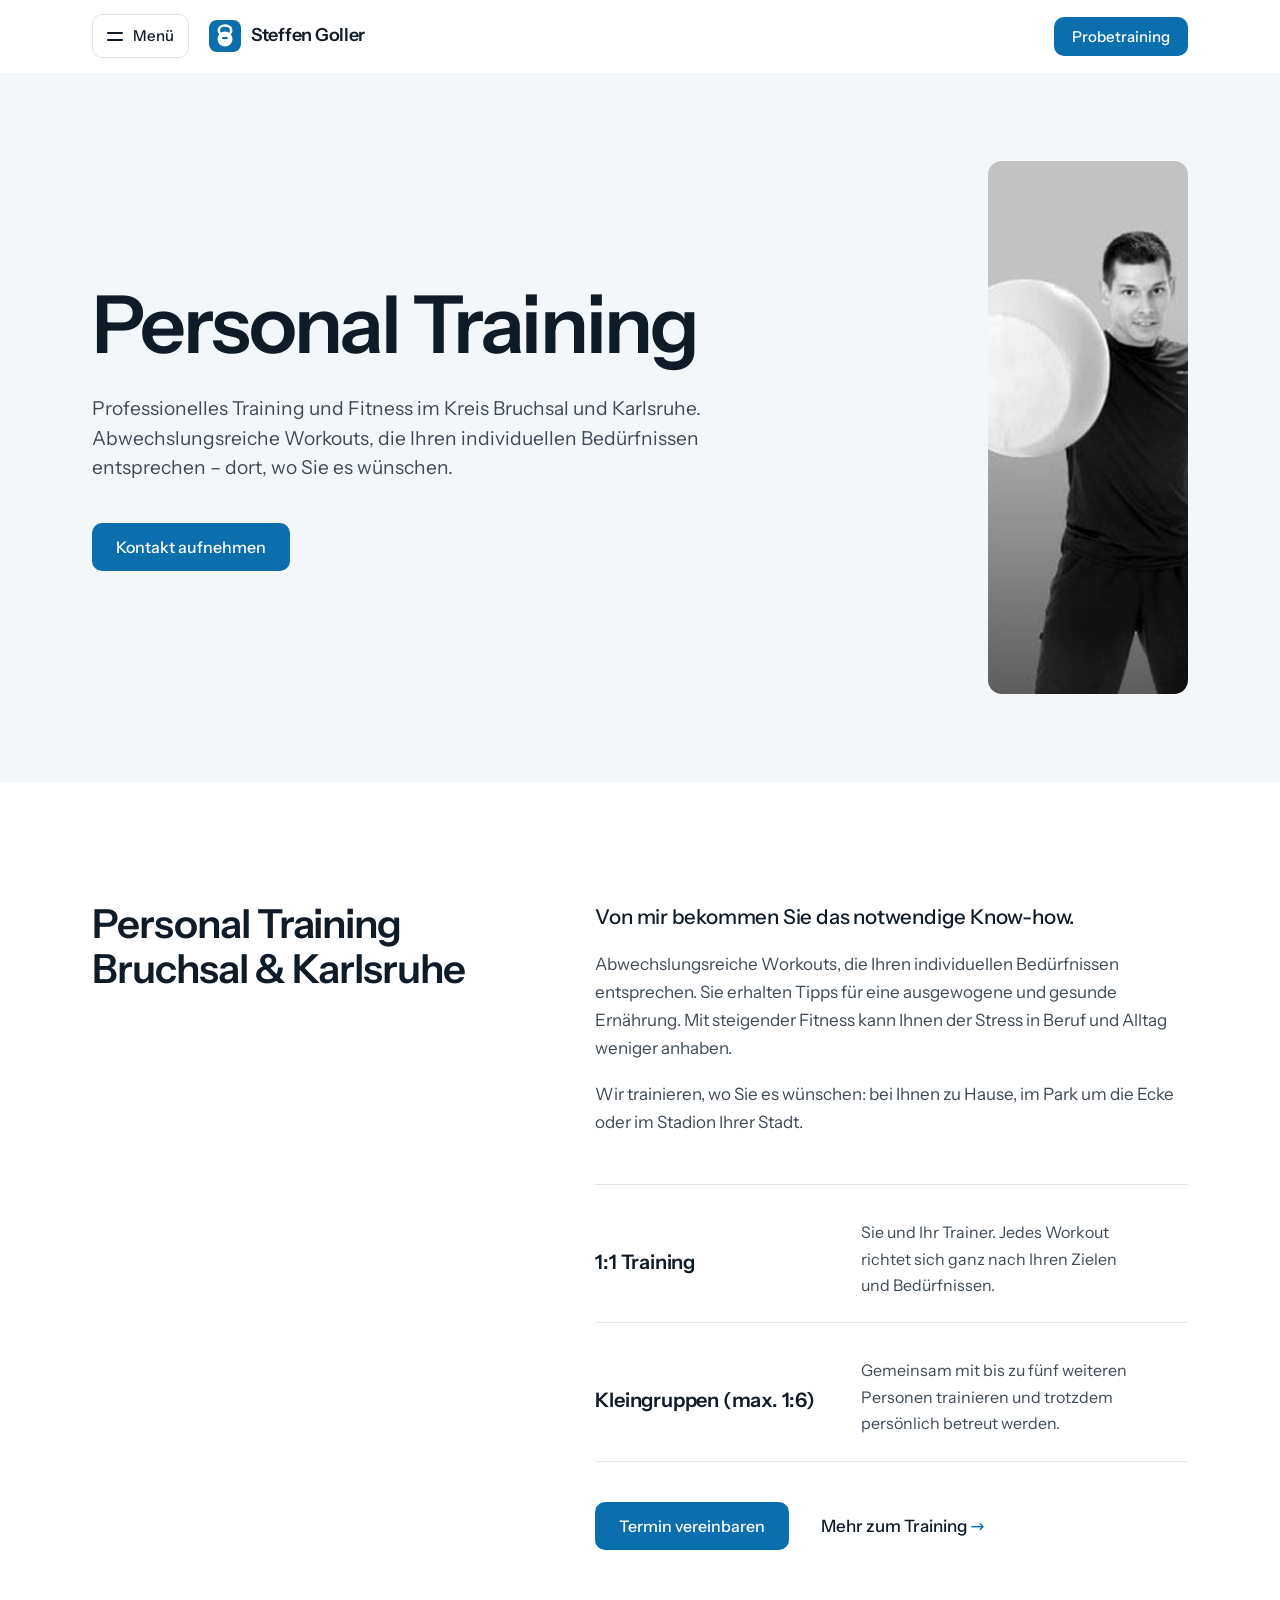
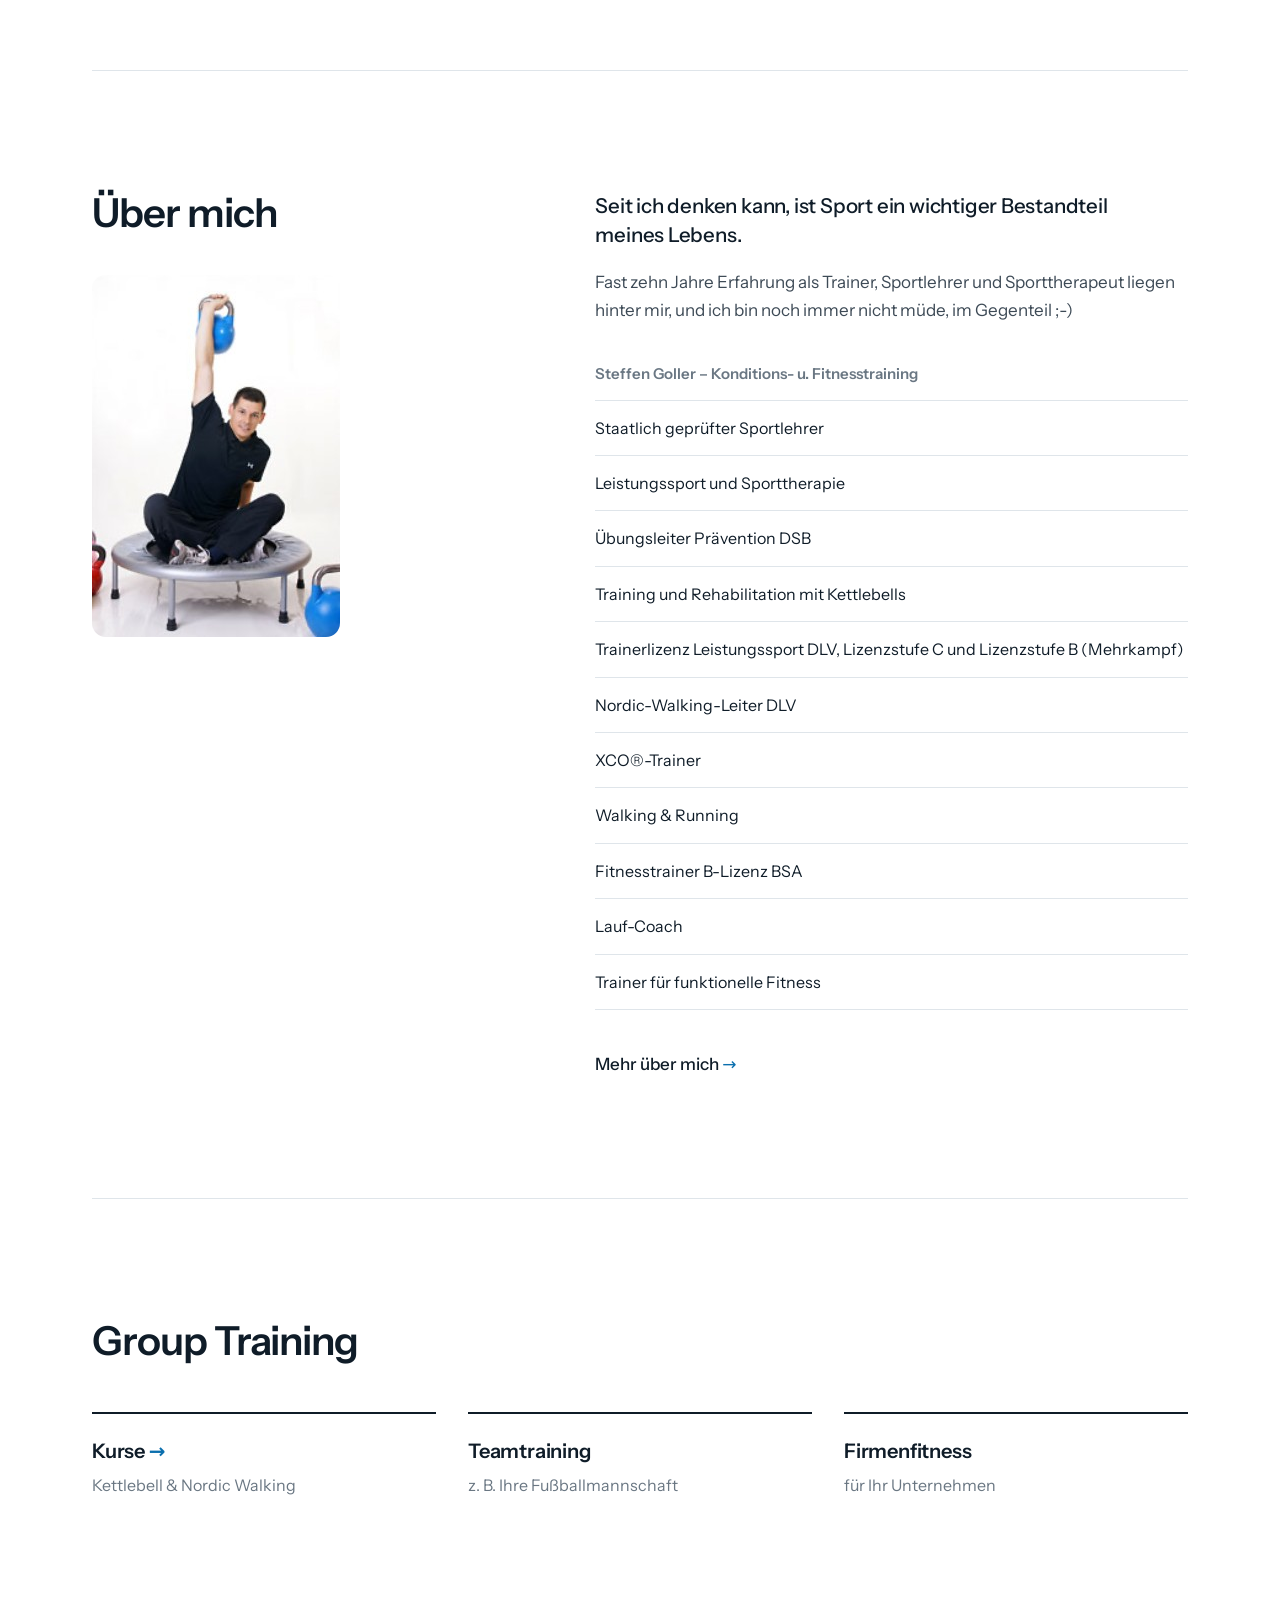
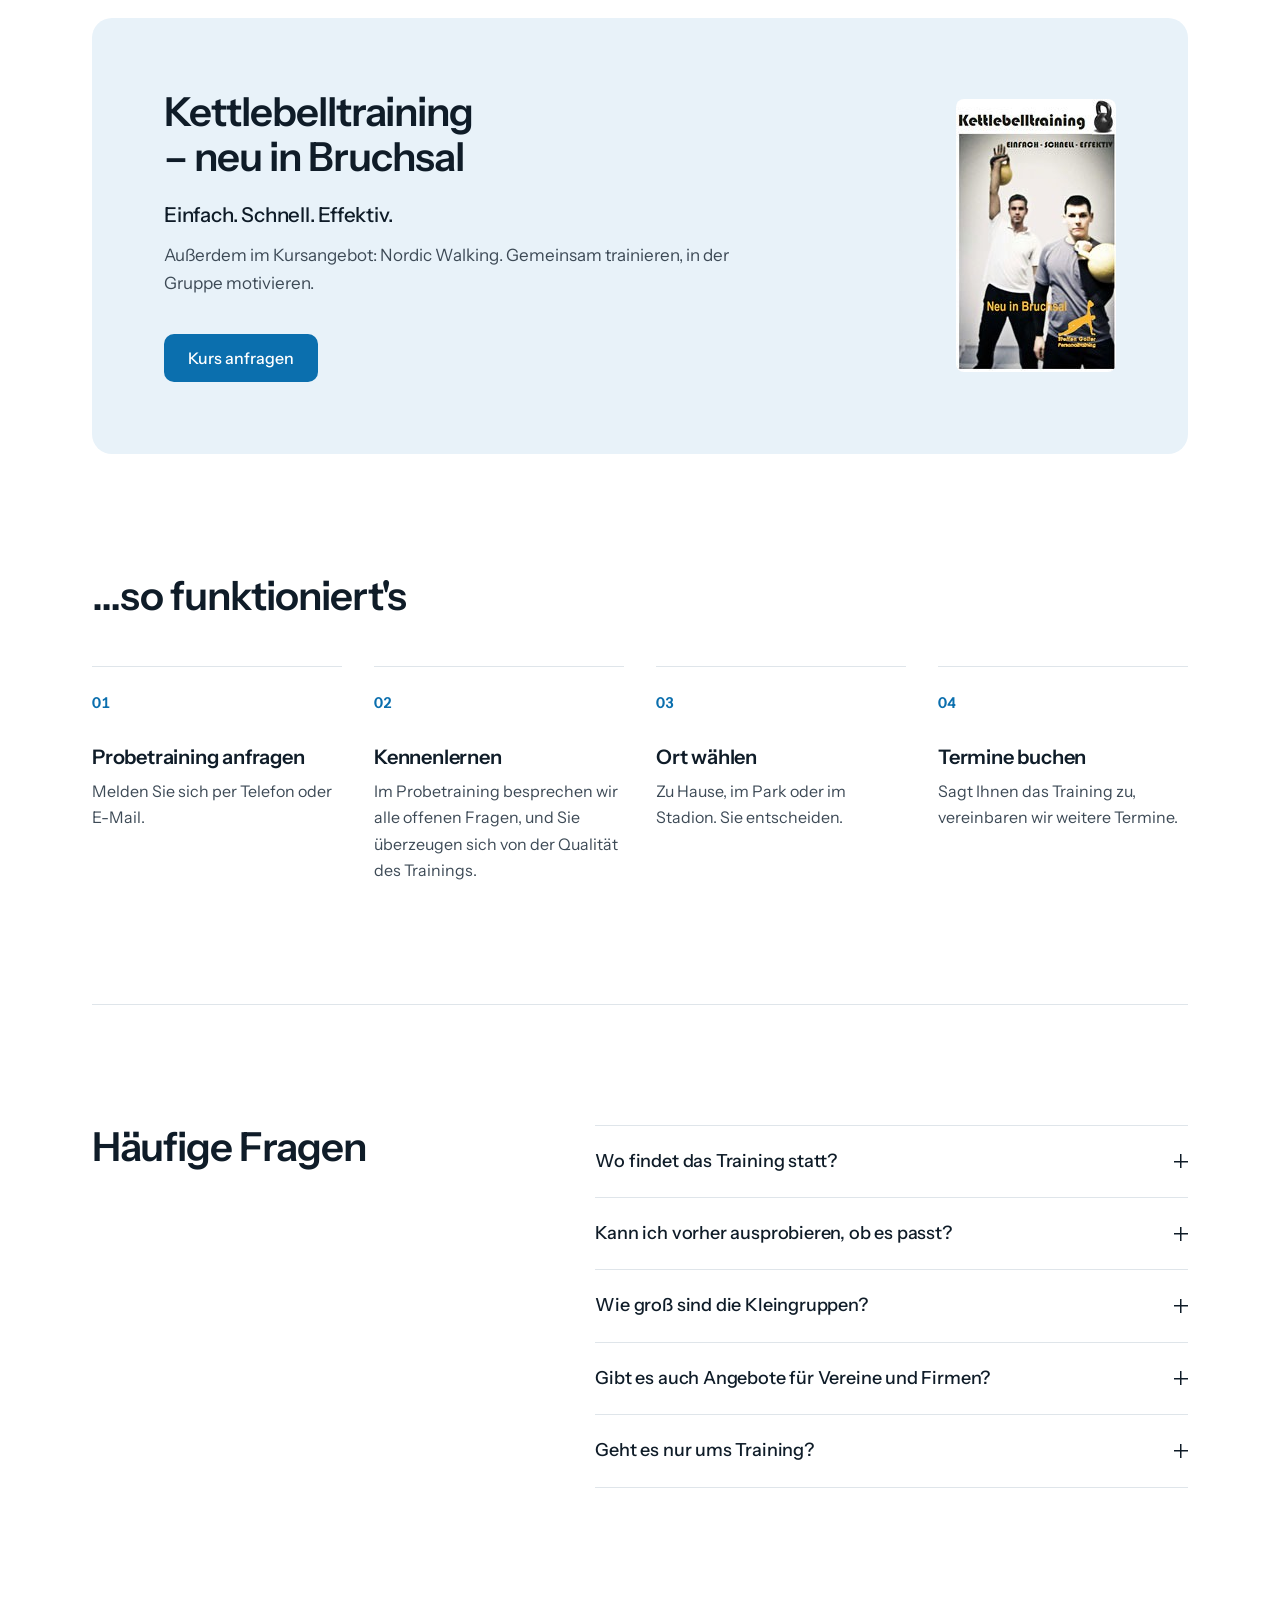
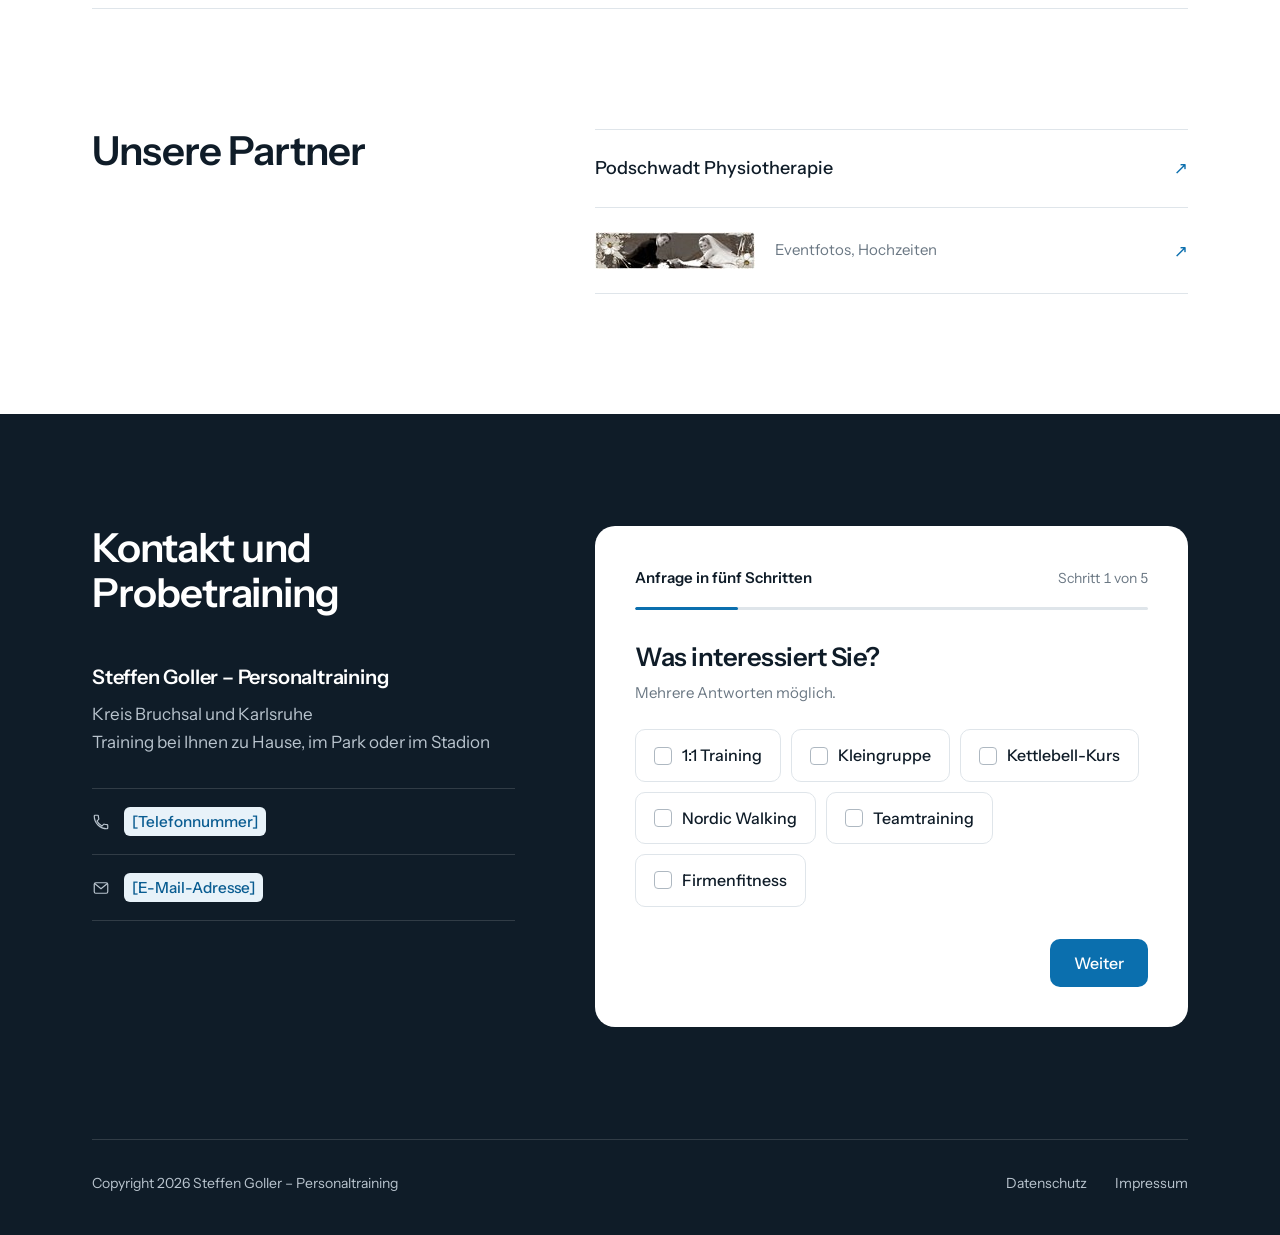
<file: index.html>
<!DOCTYPE html>
<html lang="de">
<head>
  <meta charset="UTF-8" />
  <meta name="viewport" content="width=device-width, initial-scale=1.0" />
  <title>Steffen Goller – Personaltraining &amp; funktionelles Training | Bruchsal und Karlsruhe</title>
  <meta name="description" content="Steffen Goller: Personaltraining und funktionelles Training im Kreis Bruchsal und Karlsruhe. 1:1 Training, Kleingruppen bis 6 Personen, Kurse wie Kettlebell und Nordic Walking, Teamtraining und Firmenfitness." />
  <meta name="theme-color" content="#FFFFFF" />
  <meta property="og:title" content="Steffen Goller – Personaltraining Bruchsal &amp; Karlsruhe" />
  <meta property="og:description" content="Professionelles Training und Fitness: abwechslungsreiche Workouts, die Ihren individuellen Bedürfnissen entsprechen." />
  <meta property="og:type" content="website" />
  <link rel="icon" href="images/logo-mark.svg" type="image/svg+xml" />
  <link rel="preload" href="fonts/instrument-sans-600.woff2" as="font" type="font/woff2" crossorigin />
  <link rel="stylesheet" href="css/styles.css" />
  <script type="application/ld+json">
  {
    "@context": "https://schema.org",
    "@type": "HealthAndBeautyBusiness",
    "name": "Steffen Goller – Personaltraining",
    "description": "Personaltraining und funktionelles Training im Kreis Bruchsal und Karlsruhe.",
    "url": "https://www.steffen-bewegt.de/",
    "founder": { "@type": "Person", "name": "Steffen Goller" },
    "areaServed": ["Bruchsal", "Landkreis Karlsruhe", "Karlsruhe"]
  }
  </script>
</head>

<body>
<a class="skip-link" href="#training">Direkt zum Inhalt</a>

<header class="nav" id="nav">
  <div class="wrap nav-in">
    <div class="nav-links-l">
      <details class="menue" id="menue">
        <summary aria-label="Menü"><span class="menue-icon" aria-hidden="true"></span><span class="menue-wort">Menü</span></summary>
        <nav class="menue-feld" aria-label="Hauptnavigation">
          <ul>
          <li><a href="#top" aria-current="page">Startseite</a></li>
          <li><a href="training.html">Training</a></li>
          <li><a href="ueber-mich.html">Über mich</a></li>
          <li><a href="#kurse">Kurse</a></li>
          <li><a href="#kontakt">Kontakt</a></li>
          </ul>
          <ul class="menue-klein">
          <li><a href="impressum.html">Impressum</a></li>
          <li><a href="datenschutz.html">Datenschutz</a></li>
          </ul>
        </nav>
      </details>
      <a class="logo" href="#top" aria-label="Steffen Goller, zum Seitenanfang"><img class="mk" src="images/logo-mark.svg" alt="" width="32" height="32" /><span>Steffen Goller</span></a>
    </div>
    <a class="btn btn-sm" href="#kontakt">Probetraining</a>
  </div>
</header>

<main id="top">

<!-- Hero: Text links, Foto rechts -->
<section class="hero">
  <div class="wrap hero-grid">
    <div class="hero-text">
      <h1>Personal Training</h1>
      <p class="hero-lead">Professionelles Training und Fitness im Kreis Bruchsal und Karlsruhe. Abwechslungsreiche Workouts, die Ihren individuellen Bedürfnissen entsprechen – dort, wo Sie es wünschen.</p>
      <a class="btn" href="#kontakt">Kontakt aufnehmen</a>
    </div>
    <figure class="hero-bild">
      <img src="images/steffen-goller-hero.jpg" alt="Steffen Goller beim Training mit einem Ball" width="405" height="1080" fetchpriority="high" />
    </figure>
  </div>
</section>


<!-- Personal Training: Überschrift links, Text und Angebote rechts -->
<section class="abschnitt" id="training">
  <div class="wrap zeile">
    <div class="zeile-kopf">
      <h2>Personal Training Bruchsal &amp; Karlsruhe</h2>
    </div>
    <div class="zeile-inhalt">
      <p class="lead">Von mir bekommen Sie das notwendige Know-how.</p>
      <p>Abwechslungsreiche Workouts, die Ihren individuellen Bedürfnissen entsprechen. Sie erhalten Tipps für eine ausgewogene und gesunde Ernährung. Mit steigender Fitness kann Ihnen der Stress in Beruf und Alltag weniger anhaben.</p>
      <p>Wir trainieren, wo Sie es wünschen: bei Ihnen zu Hause, im Park um die Ecke oder im Stadion Ihrer Stadt.</p>

      <div class="angebote">
        <div class="angebot">
          <h3>1:1 Training</h3>
          <p>Sie und Ihr Trainer. Jedes Workout richtet sich ganz nach Ihren Zielen und Bedürfnissen.</p>
        </div>
        <div class="angebot">
          <h3>Kleingruppen (max. 1:6)</h3>
          <p>Gemeinsam mit bis zu fünf weiteren Personen trainieren und trotzdem persönlich betreut werden.</p>
        </div>
      </div>

      <div class="aktionen">
        <a class="btn" href="#kontakt">Termin vereinbaren</a>
        <a class="mehr" href="training.html">Mehr zum Training <span class="pfeil" aria-hidden="true">→</span></a>
      </div>
    </div>
  </div>
</section>


<!-- Über mich: Kurzfassung, ausführlich auf ueber-mich.html -->
<section class="abschnitt abschnitt-linie" id="ueber-mich">
  <div class="wrap zeile">
    <div class="zeile-kopf">
      <h2>Über mich</h2>
      <figure class="bild"><img src="images/steffen-goller-kettlebell.jpg" alt="Steffen Goller sitzt auf einem Trampolin und hält eine Kettlebell über den Kopf" width="248" height="362" loading="lazy" /></figure>
    </div>
    <div class="zeile-inhalt">
      <p class="lead">Seit ich denken kann, ist Sport ein wichtiger Bestandteil meines Lebens.</p>
      <p>Fast zehn Jahre Erfahrung als Trainer, Sportlehrer und Sporttherapeut liegen hinter mir, und ich bin noch immer nicht müde, im Gegenteil ;-)</p>
      <h3 class="liste-titel">Steffen Goller – Konditions- u. Fitnesstraining</h3>
      <ul class="strich-liste">
        <li>Staatlich geprüfter Sportlehrer</li>
        <li>Leistungssport und Sporttherapie</li>
        <li>Übungsleiter Prävention DSB</li>
        <li>Training und Rehabilitation mit Kettlebells</li>
        <li>Trainerlizenz Leistungssport DLV, Lizenzstufe C und Lizenzstufe B (Mehrkampf)</li>
        <li>Nordic-Walking-Leiter DLV</li>
        <li>XCO®-Trainer</li>
        <li>Walking &amp; Running</li>
        <li>Fitnesstrainer B-Lizenz BSA</li>
        <li>Lauf-Coach</li>
        <li>Trainer für funktionelle Fitness</li>
      </ul>
      <div class="aktionen">
        <a class="mehr" href="ueber-mich.html">Mehr über mich <span class="pfeil" aria-hidden="true">→</span></a>
      </div>
    </div>
  </div>
</section>


<!-- Group Training: drei Spalten -->
<section class="abschnitt abschnitt-linie" id="group">
  <div class="wrap">
    <h2>Group Training</h2>
    <div class="spalten">
      <a class="spalte spalte-link" href="#kurse"><h3>Kurse <span class="pfeil" aria-hidden="true">→</span></h3><p>Kettlebell &amp; Nordic Walking</p></a>
      <div class="spalte"><h3>Teamtraining</h3><p>z. B. Ihre Fußballmannschaft</p></div>
      <div class="spalte"><h3>Firmenfitness</h3><p>für Ihr Unternehmen</p></div>
    </div>
  </div>
</section>


<!-- Kurse: ruhige Fläche mit Plakat -->
<section class="kurse" id="kurse">
  <div class="wrap">
    <div class="kurs-flaeche">
      <div class="kurs-text">
        <h2>Kettlebelltraining – neu in Bruchsal</h2>
        <p class="lead">Einfach. Schnell. Effektiv.</p>
        <p>Außerdem im Kursangebot: Nordic Walking. Gemeinsam trainieren, in der Gruppe motivieren.</p>
        <a class="btn" href="#kontakt">Kurs anfragen</a>
      </div>
      <figure class="kurs-bild">
        <img src="images/kettlebell-kurs.jpg" alt="Plakat: Kettlebelltraining – einfach, schnell, effektiv. Neu in Bruchsal." width="160" height="273" />
      </figure>
    </div>
  </div>
</section>


<!-- Ablauf -->
<section class="abschnitt" id="ablauf">
  <div class="wrap">
    <h2>…so funktioniert's</h2>
    <ol class="schritte">
      <li class="schritt"><span class="schritt-nr">1</span><h3>Probetraining anfragen</h3><p>Melden Sie sich per Telefon oder E-Mail.</p></li>
      <li class="schritt"><span class="schritt-nr">2</span><h3>Kennenlernen</h3><p>Im Probetraining besprechen wir alle offenen Fragen, und Sie überzeugen sich von der Qualität des Trainings.</p></li>
      <li class="schritt"><span class="schritt-nr">3</span><h3>Ort wählen</h3><p>Zu Hause, im Park oder im Stadion. Sie entscheiden.</p></li>
      <li class="schritt"><span class="schritt-nr">4</span><h3>Termine buchen</h3><p>Sagt Ihnen das Training zu, vereinbaren wir weitere Termine.</p></li>
    </ol>
  </div>
</section>


<!-- Häufige Fragen -->
<section class="abschnitt abschnitt-linie" id="fragen">
  <div class="wrap zeile">
    <div class="zeile-kopf">
      <h2>Häufige Fragen</h2>
    </div>
    <div class="faq-liste">
      <details class="faq-eintrag">
        <summary><h3>Wo findet das Training statt?</h3></summary>
        <p>Dort, wo Sie es wünschen: zum Beispiel bei Ihnen zu Hause, im Park um die Ecke oder im Stadion Ihrer Stadt, im Kreis Bruchsal und Karlsruhe.</p>
      </details>
      <details class="faq-eintrag">
        <summary><h3>Kann ich vorher ausprobieren, ob es passt?</h3></summary>
        <p>Ja. Im Probetraining werden alle offenen Fragen besprochen, und Sie können sich von der Qualität des Trainings überzeugen.</p>
      </details>
      <details class="faq-eintrag">
        <summary><h3>Wie groß sind die Kleingruppen?</h3></summary>
        <p>Höchstens sechs Personen pro Trainer, also maximal 1:6.</p>
      </details>
      <details class="faq-eintrag">
        <summary><h3>Gibt es auch Angebote für Vereine und Firmen?</h3></summary>
        <p>Ja. Teamtraining, zum Beispiel für Ihre Fußballmannschaft, und Firmenfitness für Ihr Unternehmen.</p>
      </details>
      <details class="faq-eintrag">
        <summary><h3>Geht es nur ums Training?</h3></summary>
        <p>Nein. Sie erhalten auch Tipps für eine ausgewogene und gesunde Ernährung.</p>
      </details>
    </div>
  </div>
</section>


<!-- Partner -->
<section class="abschnitt abschnitt-linie" id="partner">
  <div class="wrap zeile">
    <div class="zeile-kopf">
      <h2>Unsere Partner</h2>
    </div>
    <ul class="partner-liste">
      <li>
        <a href="http://www.physiorun.de/" target="_blank" rel="noopener">
          <span class="partner-name">Podschwadt Physiotherapie</span>
          <span class="pfeil" aria-hidden="true">↗</span>
        </a>
      </li>
      <li>
        <a href="http://www.hae-server.de/" target="_blank" rel="noopener">
          <span class="partner-marke"><img src="images/partner-hae-bilddesign.jpg" alt="hae-bilddesign" width="160" height="37" /><span class="partner-text">Eventfotos, Hochzeiten</span></span>
          <span class="pfeil" aria-hidden="true">↗</span>
        </a>
      </li>
    </ul>
  </div>
</section>


<!-- Kontakt: Angaben links, Anfrage in fünf Schritten rechts -->
<section class="kontakt" id="kontakt">
  <div class="wrap zeile">
    <div class="zeile-kopf">
      <h2>Kontakt und Probetraining</h2>
      <div class="kontakt-inhalt">
        <h3>Steffen Goller – Personaltraining</h3>
        <p>Kreis Bruchsal und Karlsruhe<br />Training bei Ihnen zu Hause, im Park oder im Stadion</p>
        <!-- TODO: Telefonnummer und E-Mail eintragen (auch in impressum.html und datenschutz.html) -->
        <ul class="kontakt-liste">
          <li><svg viewBox="0 0 24 24" width="18" height="18" aria-hidden="true"><path d="M6.6 10.8a15.1 15.1 0 0 0 6.6 6.6l2.2-2.2a1 1 0 0 1 1-.25 11.4 11.4 0 0 0 3.6.57 1 1 0 0 1 1 1V20a1 1 0 0 1-1 1A17 17 0 0 1 3 4a1 1 0 0 1 1-1h3.5a1 1 0 0 1 1 1c0 1.25.2 2.45.57 3.57a1 1 0 0 1-.25 1z" fill="none" stroke="currentColor" stroke-width="1.6" stroke-linejoin="round"/></svg><span class="todo">[Telefonnummer]</span></li>
          <li><svg viewBox="0 0 24 24" width="18" height="18" aria-hidden="true"><rect x="3" y="5" width="18" height="14" rx="2" fill="none" stroke="currentColor" stroke-width="1.6"/><path d="m3.5 6 8.5 7 8.5-7" fill="none" stroke="currentColor" stroke-width="1.6"/></svg><span class="todo">[E-Mail-Adresse]</span></li>
        </ul>
      </div>
    </div>

    <!-- TODO: In data-email die E-Mail-Adresse eintragen, an die Anfragen gehen sollen.
         Solange das Feld leer ist, kann die Anfrage am Ende nur kopiert werden. -->
    <form class="anfrage" id="anfrage" data-email="" novalidate>
      <div class="anfrage-kopf">
        <p class="anfrage-titel">Anfrage in fünf Schritten</p>
        <p class="anfrage-stand" id="anfrage-stand" aria-live="polite"></p>
      </div>
      <div class="anfrage-balken" aria-hidden="true"><span id="anfrage-balken"></span></div>

      <fieldset class="f-schritt">
        <legend tabindex="-1">Was interessiert Sie?</legend>
        <p class="f-hinweis">Mehrere Antworten möglich.</p>
        <div class="wahl-gruppe">
            <label class="wahl"><input type="checkbox" name="Interesse" value="1:1 Training" /><span>1:1 Training</span></label>
            <label class="wahl"><input type="checkbox" name="Interesse" value="Kleingruppe" /><span>Kleingruppe</span></label>
            <label class="wahl"><input type="checkbox" name="Interesse" value="Kettlebell-Kurs" /><span>Kettlebell-Kurs</span></label>
            <label class="wahl"><input type="checkbox" name="Interesse" value="Nordic Walking" /><span>Nordic Walking</span></label>
            <label class="wahl"><input type="checkbox" name="Interesse" value="Teamtraining" /><span>Teamtraining</span></label>
            <label class="wahl"><input type="checkbox" name="Interesse" value="Firmenfitness" /><span>Firmenfitness</span></label>
        </div>
      </fieldset>

      <fieldset class="f-schritt">
        <legend tabindex="-1">Worum soll es im Training gehen?</legend>
        <p class="f-hinweis">Mehrere Antworten möglich.</p>
        <div class="wahl-gruppe">
            <label class="wahl"><input type="checkbox" name="Schwerpunkt" value="Athletik" /><span>Athletik</span></label>
            <label class="wahl"><input type="checkbox" name="Schwerpunkt" value="Leichtathletik" /><span>Leichtathletik</span></label>
            <label class="wahl"><input type="checkbox" name="Schwerpunkt" value="Kraft" /><span>Kraft</span></label>
            <label class="wahl"><input type="checkbox" name="Schwerpunkt" value="Ausdauer" /><span>Ausdauer</span></label>
            <label class="wahl"><input type="checkbox" name="Schwerpunkt" value="Ernährung" /><span>Ernährung</span></label>
        </div>
        <label class="feld"><span>Etwas anderes? <small>(optional)</small></span>
          <input type="text" name="Eigener Schwerpunkt" maxlength="120" autocomplete="off" />
        </label>
      </fieldset>

      <fieldset class="f-schritt">
        <legend tabindex="-1">Wo möchten Sie trainieren?</legend>
        <p class="f-hinweis">Mehrere Antworten möglich.</p>
        <div class="wahl-gruppe">
            <label class="wahl"><input type="checkbox" name="Trainingsort" value="Bei mir zu Hause" /><span>Bei mir zu Hause</span></label>
            <label class="wahl"><input type="checkbox" name="Trainingsort" value="Im Park" /><span>Im Park</span></label>
            <label class="wahl"><input type="checkbox" name="Trainingsort" value="Im Stadion" /><span>Im Stadion</span></label>
            <label class="wahl"><input type="checkbox" name="Trainingsort" value="Noch offen" /><span>Noch offen</span></label>
        </div>
        <label class="feld"><span>Ihr Wohnort <small>(optional)</small></span>
          <input type="text" name="Wohnort" maxlength="80" autocomplete="address-level2" />
        </label>
      </fieldset>

      <fieldset class="f-schritt">
        <legend tabindex="-1">Möchten Sie noch etwas mitteilen?</legend>
        <p class="f-hinweis">Zum Beispiel Ihre Ziele, Ihre Erfahrung oder wann es Ihnen zeitlich passt.</p>
        <label class="feld"><span>Ihre Nachricht <small>(optional)</small></span>
          <textarea name="Nachricht" rows="6" maxlength="800"></textarea>
        </label>
      </fieldset>

      <fieldset class="f-schritt">
        <legend tabindex="-1">Wie erreiche ich Sie?</legend>
        <p class="f-hinweis">Name und entweder E-Mail oder Telefon.</p>
        <label class="feld"><span>Name</span>
          <input type="text" name="Name" maxlength="80" autocomplete="name" />
        </label>
        <label class="feld"><span>E-Mail</span>
          <input type="email" name="E-Mail" maxlength="120" autocomplete="email" />
        </label>
        <label class="feld"><span>Telefon</span>
          <input type="tel" name="Telefon" maxlength="40" autocomplete="tel" />
        </label>
        <p class="f-klein">Ihre Angaben werden nicht auf dieser Website gespeichert. Beim Absenden öffnet sich Ihr E-Mail-Programm mit der fertigen Anfrage. Mehr dazu in der <a href="datenschutz.html#kontakt">Datenschutzerklärung</a>.</p>
      </fieldset>

      <p class="f-fehler" id="anfrage-fehler" role="alert" hidden></p>

      <div class="anfrage-fuss">
        <button type="button" class="f-zurueck" id="anfrage-zurueck" hidden>Zurück</button>
        <button type="submit" class="btn" id="anfrage-weiter">Weiter</button>
      </div>

      <div class="anfrage-fertig" id="anfrage-fertig" tabindex="-1" hidden>
        <p class="anfrage-titel">Ihre Anfrage ist fertig.</p>
        <p id="anfrage-fertig-text"></p>
        <pre id="anfrage-zusammenfassung"></pre>
        <div class="anfrage-fuss">
          <button type="button" class="f-zurueck" id="anfrage-aendern">Angaben ändern</button>
          <button type="button" class="btn" id="anfrage-kopieren">Text kopieren</button>
        </div>
      </div>

      <noscript><p class="f-klein">Für das Formular bitte JavaScript aktivieren, oder melden Sie sich direkt per Telefon oder E-Mail.</p></noscript>
    </form>
  </div>
</section>

</main>

<footer>
  <div class="wrap">
    <div class="foot-in">
      <div class="foot-cr">Copyright <span id="footYear">2026</span> Steffen Goller – Personaltraining</div>
      <div class="foot-links">
        <a href="datenschutz.html">Datenschutz</a>
        <a href="impressum.html">Impressum</a>
      </div>
    </div>
  </div>
</footer>

<script src="js/main.js"></script>
</body>
</html>
</file>
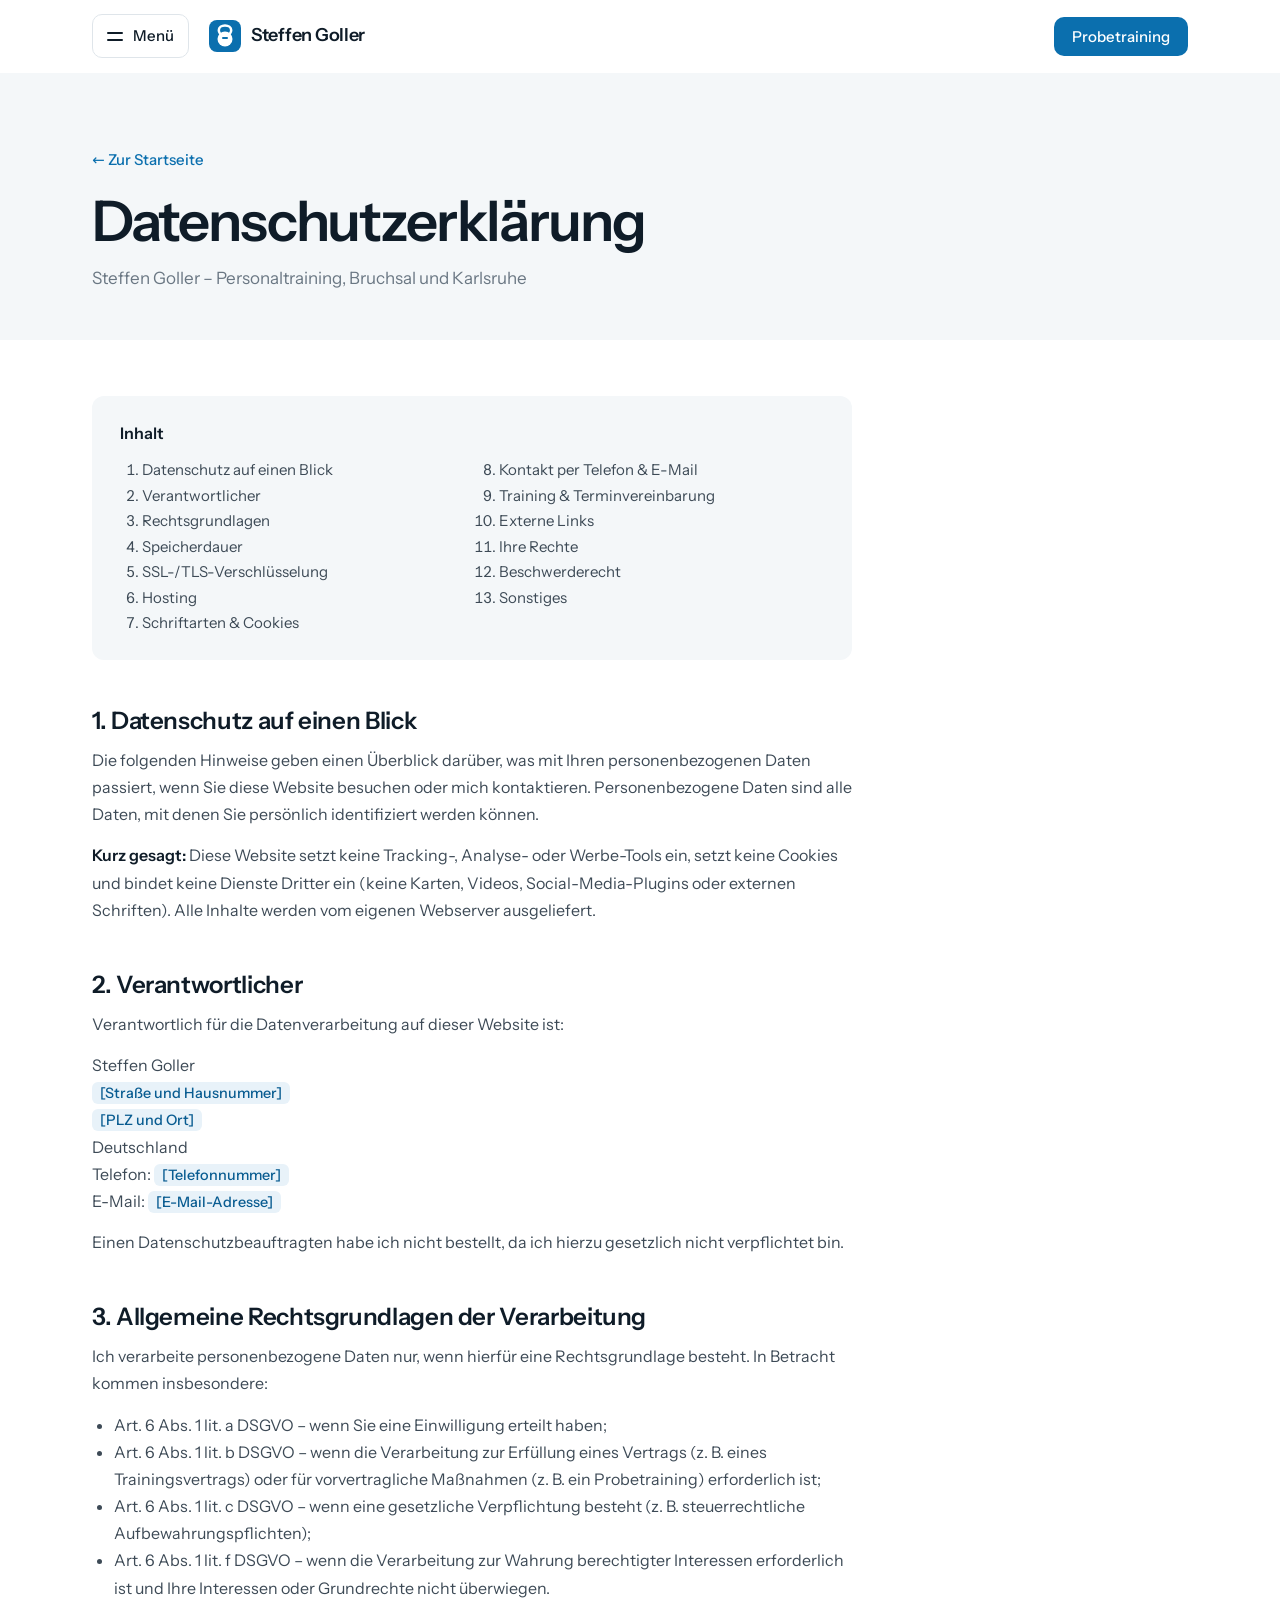
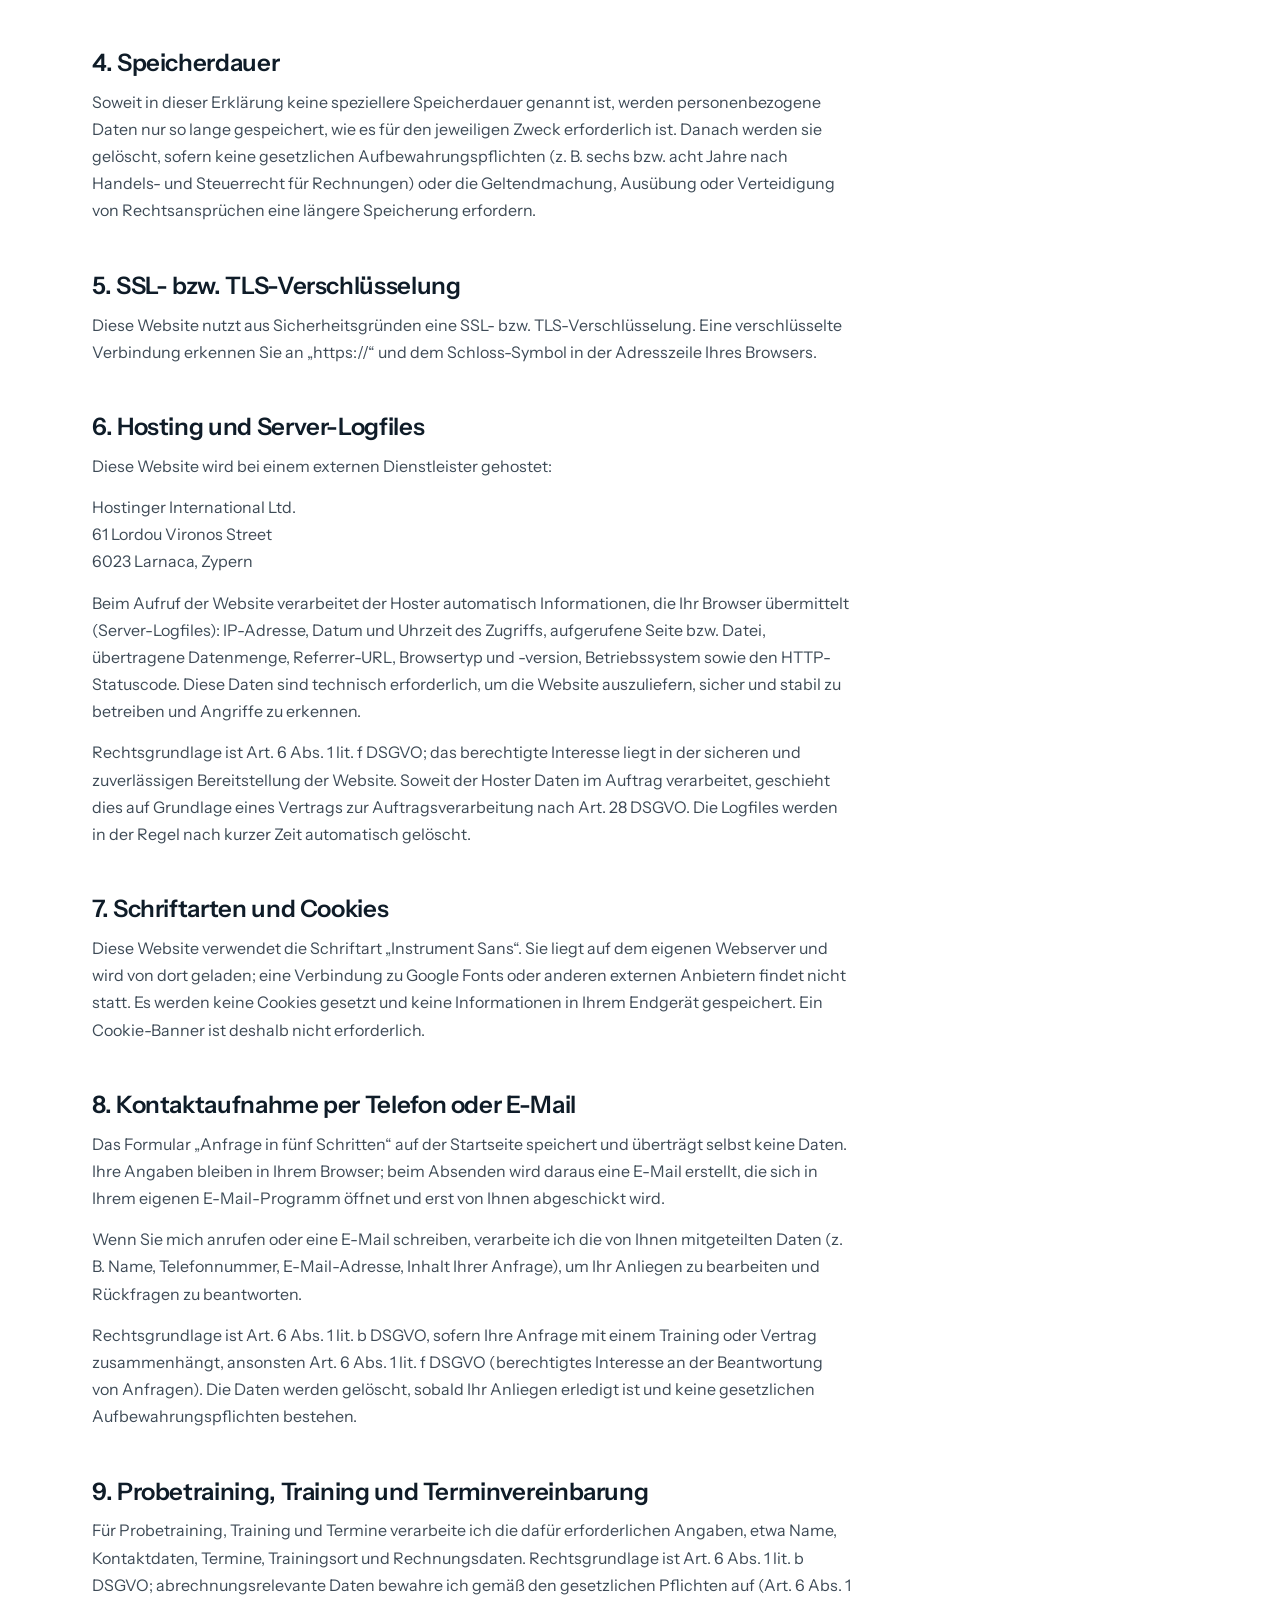
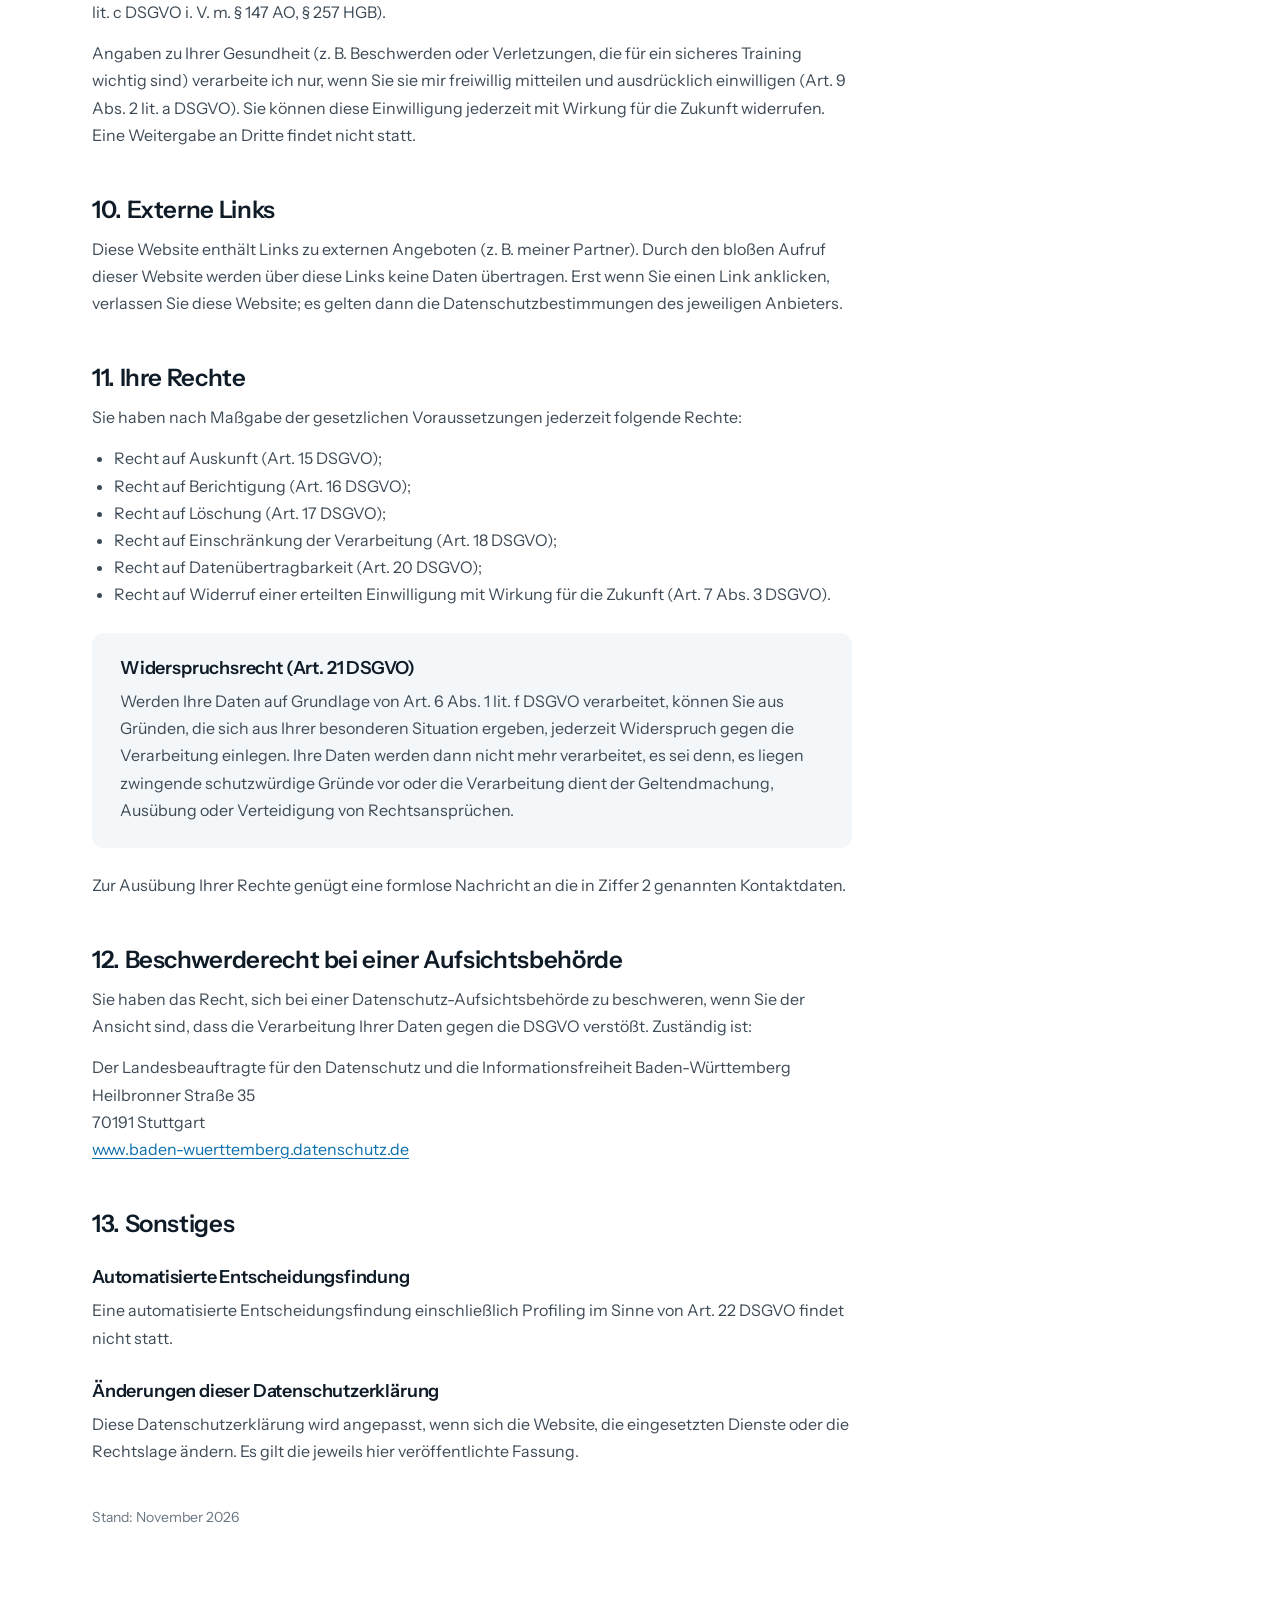
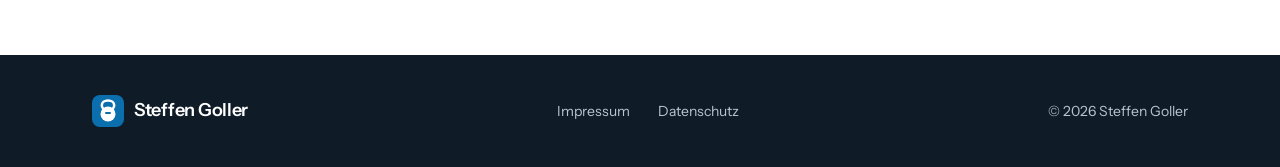
<file: datenschutz.html>
<!DOCTYPE html>
<html lang="de">
<head>
  <meta charset="UTF-8" />
  <meta name="viewport" content="width=device-width, initial-scale=1.0" />
  <title>Datenschutzerklärung – Steffen Goller Personaltraining</title>
  <meta name="description" content="Datenschutzerklärung von Steffen Goller, Personaltraining im Kreis Bruchsal und Karlsruhe." />
  <meta name="robots" content="noindex, follow" />
  <meta name="theme-color" content="#FFFFFF" />
  <link rel="icon" href="images/logo-mark.svg" type="image/svg+xml" />
  <link rel="stylesheet" href="css/styles.css" />
</head>

<body>
<a class="skip-link" href="#inhalt">Direkt zum Inhalt</a>

<header class="nav" id="nav">
  <div class="wrap nav-in">
    <div class="nav-links-l">
      <details class="menue" id="menue">
        <summary aria-label="Menü"><span class="menue-icon" aria-hidden="true"></span><span class="menue-wort">Menü</span></summary>
        <nav class="menue-feld" aria-label="Hauptnavigation">
          <ul>
          <li><a href="index.html">Startseite</a></li>
          <li><a href="training.html">Training</a></li>
          <li><a href="ueber-mich.html">Über mich</a></li>
          <li><a href="index.html#kurse">Kurse</a></li>
          <li><a href="index.html#kontakt">Kontakt</a></li>
          </ul>
          <ul class="menue-klein">
          <li><a href="impressum.html">Impressum</a></li>
          <li><a href="datenschutz.html" aria-current="page">Datenschutz</a></li>
          </ul>
        </nav>
      </details>
      <a class="logo" href="index.html" aria-label="Steffen Goller, zur Startseite"><img class="mk" src="images/logo-mark.svg" alt="" width="32" height="32" /><span>Steffen Goller</span></a>
    </div>
    <a class="btn btn-sm" href="index.html#kontakt">Probetraining</a>
  </div>
</header>

<main id="inhalt">
  <section class="legal-hero">
    <div class="wrap">
      <a class="legal-back" href="index.html">← Zur Startseite</a>
      <h1>Datenschutzerklärung</h1>
      <p class="legal-lead">Steffen Goller – Personaltraining, Bruchsal und Karlsruhe</p>
    </div>
  </section>
  <section class="legal-main">
    <div class="wrap legal-content">

      <nav class="legal-toc" aria-label="Inhalt">
        <p>Inhalt</p>
        <ol>
          <li><a href="#ueberblick">Datenschutz auf einen Blick</a></li>
          <li><a href="#verantwortlicher">Verantwortlicher</a></li>
          <li><a href="#rechtsgrundlagen">Rechtsgrundlagen</a></li>
          <li><a href="#speicherdauer">Speicherdauer</a></li>
          <li><a href="#tls">SSL-/TLS-Verschlüsselung</a></li>
          <li><a href="#hosting">Hosting</a></li>
          <li><a href="#schriften">Schriftarten &amp; Cookies</a></li>
          <li><a href="#kontakt">Kontakt per Telefon &amp; E-Mail</a></li>
          <li><a href="#training">Training &amp; Terminvereinbarung</a></li>
          <li><a href="#links">Externe Links</a></li>
          <li><a href="#rechte">Ihre Rechte</a></li>
          <li><a href="#beschwerde">Beschwerderecht</a></li>
          <li><a href="#sonstiges">Sonstiges</a></li>
        </ol>
      </nav>

      <h2 id="ueberblick">1. Datenschutz auf einen Blick</h2>
      <p>Die folgenden Hinweise geben einen Überblick darüber, was mit Ihren personenbezogenen Daten passiert, wenn Sie diese Website besuchen oder mich kontaktieren. Personenbezogene Daten sind alle Daten, mit denen Sie persönlich identifiziert werden können.</p>
      <p><strong>Kurz gesagt:</strong> Diese Website setzt keine Tracking-, Analyse- oder Werbe-Tools ein, setzt keine Cookies und bindet keine Dienste Dritter ein (keine Karten, Videos, Social-Media-Plugins oder externen Schriften). Alle Inhalte werden vom eigenen Webserver ausgeliefert.</p>

      <h2 id="verantwortlicher">2. Verantwortlicher</h2>
      <p>Verantwortlich für die Datenverarbeitung auf dieser Website ist:</p>
      <address>
        Steffen Goller<br />
        <span class="todo">[Straße und Hausnummer]</span><br />
        <span class="todo">[PLZ und Ort]</span><br />
        Deutschland<br />
        Telefon: <span class="todo">[Telefonnummer]</span><br />
        E-Mail: <span class="todo">[E-Mail-Adresse]</span>
      </address>
      <p>Einen Datenschutzbeauftragten habe ich nicht bestellt, da ich hierzu gesetzlich nicht verpflichtet bin.</p>

      <h2 id="rechtsgrundlagen">3. Allgemeine Rechtsgrundlagen der Verarbeitung</h2>
      <p>Ich verarbeite personenbezogene Daten nur, wenn hierfür eine Rechtsgrundlage besteht. In Betracht kommen insbesondere:</p>
      <ul>
        <li>Art. 6 Abs. 1 lit. a DSGVO – wenn Sie eine Einwilligung erteilt haben;</li>
        <li>Art. 6 Abs. 1 lit. b DSGVO – wenn die Verarbeitung zur Erfüllung eines Vertrags (z. B. eines Trainingsvertrags) oder für vorvertragliche Maßnahmen (z. B. ein Probetraining) erforderlich ist;</li>
        <li>Art. 6 Abs. 1 lit. c DSGVO – wenn eine gesetzliche Verpflichtung besteht (z. B. steuerrechtliche Aufbewahrungspflichten);</li>
        <li>Art. 6 Abs. 1 lit. f DSGVO – wenn die Verarbeitung zur Wahrung berechtigter Interessen erforderlich ist und Ihre Interessen oder Grundrechte nicht überwiegen.</li>
      </ul>

      <h2 id="speicherdauer">4. Speicherdauer</h2>
      <p>Soweit in dieser Erklärung keine speziellere Speicherdauer genannt ist, werden personenbezogene Daten nur so lange gespeichert, wie es für den jeweiligen Zweck erforderlich ist. Danach werden sie gelöscht, sofern keine gesetzlichen Aufbewahrungspflichten (z. B. sechs bzw. acht Jahre nach Handels- und Steuerrecht für Rechnungen) oder die Geltendmachung, Ausübung oder Verteidigung von Rechtsansprüchen eine längere Speicherung erfordern.</p>

      <h2 id="tls">5. SSL- bzw. TLS-Verschlüsselung</h2>
      <p>Diese Website nutzt aus Sicherheitsgründen eine SSL- bzw. TLS-Verschlüsselung. Eine verschlüsselte Verbindung erkennen Sie an „https://“ und dem Schloss-Symbol in der Adresszeile Ihres Browsers.</p>

      <h2 id="hosting">6. Hosting und Server-Logfiles</h2>
      <p>Diese Website wird bei einem externen Dienstleister gehostet:</p>
      <!-- TODO: Hoster prüfen und ggf. anpassen -->
      <address>
        Hostinger International Ltd.<br />
        61 Lordou Vironos Street<br />
        6023 Larnaca, Zypern
      </address>
      <p>Beim Aufruf der Website verarbeitet der Hoster automatisch Informationen, die Ihr Browser übermittelt (Server-Logfiles): IP-Adresse, Datum und Uhrzeit des Zugriffs, aufgerufene Seite bzw. Datei, übertragene Datenmenge, Referrer-URL, Browsertyp und -version, Betriebssystem sowie den HTTP-Statuscode. Diese Daten sind technisch erforderlich, um die Website auszuliefern, sicher und stabil zu betreiben und Angriffe zu erkennen.</p>
      <p>Rechtsgrundlage ist Art. 6 Abs. 1 lit. f DSGVO; das berechtigte Interesse liegt in der sicheren und zuverlässigen Bereitstellung der Website. Soweit der Hoster Daten im Auftrag verarbeitet, geschieht dies auf Grundlage eines Vertrags zur Auftragsverarbeitung nach Art. 28 DSGVO. Die Logfiles werden in der Regel nach kurzer Zeit automatisch gelöscht.</p>

      <h2 id="schriften">7. Schriftarten und Cookies</h2>
      <p>Diese Website verwendet die Schriftart „Instrument Sans“. Sie liegt auf dem eigenen Webserver und wird von dort geladen; eine Verbindung zu Google Fonts oder anderen externen Anbietern findet nicht statt. Es werden keine Cookies gesetzt und keine Informationen in Ihrem Endgerät gespeichert. Ein Cookie-Banner ist deshalb nicht erforderlich.</p>

      <h2 id="kontakt">8. Kontaktaufnahme per Telefon oder E-Mail</h2>
      <p>Das Formular „Anfrage in fünf Schritten“ auf der Startseite speichert und überträgt selbst keine Daten. Ihre Angaben bleiben in Ihrem Browser; beim Absenden wird daraus eine E-Mail erstellt, die sich in Ihrem eigenen E-Mail-Programm öffnet und erst von Ihnen abgeschickt wird.</p>
      <p>Wenn Sie mich anrufen oder eine E-Mail schreiben, verarbeite ich die von Ihnen mitgeteilten Daten (z. B. Name, Telefonnummer, E-Mail-Adresse, Inhalt Ihrer Anfrage), um Ihr Anliegen zu bearbeiten und Rückfragen zu beantworten.</p>
      <p>Rechtsgrundlage ist Art. 6 Abs. 1 lit. b DSGVO, sofern Ihre Anfrage mit einem Training oder Vertrag zusammenhängt, ansonsten Art. 6 Abs. 1 lit. f DSGVO (berechtigtes Interesse an der Beantwortung von Anfragen). Die Daten werden gelöscht, sobald Ihr Anliegen erledigt ist und keine gesetzlichen Aufbewahrungspflichten bestehen.</p>

      <h2 id="training">9. Probetraining, Training und Terminvereinbarung</h2>
      <p>Für Probetraining, Training und Termine verarbeite ich die dafür erforderlichen Angaben, etwa Name, Kontaktdaten, Termine, Trainingsort und Rechnungsdaten. Rechtsgrundlage ist Art. 6 Abs. 1 lit. b DSGVO; abrechnungsrelevante Daten bewahre ich gemäß den gesetzlichen Pflichten auf (Art. 6 Abs. 1 lit. c DSGVO i. V. m. § 147 AO, § 257 HGB).</p>
      <p>Angaben zu Ihrer Gesundheit (z. B. Beschwerden oder Verletzungen, die für ein sicheres Training wichtig sind) verarbeite ich nur, wenn Sie sie mir freiwillig mitteilen und ausdrücklich einwilligen (Art. 9 Abs. 2 lit. a DSGVO). Sie können diese Einwilligung jederzeit mit Wirkung für die Zukunft widerrufen. Eine Weitergabe an Dritte findet nicht statt.</p>

      <h2 id="links">10. Externe Links</h2>
      <p>Diese Website enthält Links zu externen Angeboten (z. B. meiner Partner). Durch den bloßen Aufruf dieser Website werden über diese Links keine Daten übertragen. Erst wenn Sie einen Link anklicken, verlassen Sie diese Website; es gelten dann die Datenschutzbestimmungen des jeweiligen Anbieters.</p>

      <h2 id="rechte">11. Ihre Rechte</h2>
      <p>Sie haben nach Maßgabe der gesetzlichen Voraussetzungen jederzeit folgende Rechte:</p>
      <ul>
        <li>Recht auf Auskunft (Art. 15 DSGVO);</li>
        <li>Recht auf Berichtigung (Art. 16 DSGVO);</li>
        <li>Recht auf Löschung (Art. 17 DSGVO);</li>
        <li>Recht auf Einschränkung der Verarbeitung (Art. 18 DSGVO);</li>
        <li>Recht auf Datenübertragbarkeit (Art. 20 DSGVO);</li>
        <li>Recht auf Widerruf einer erteilten Einwilligung mit Wirkung für die Zukunft (Art. 7 Abs. 3 DSGVO).</li>
      </ul>
      <div class="legal-card">
        <h3>Widerspruchsrecht (Art. 21 DSGVO)</h3>
        <p>Werden Ihre Daten auf Grundlage von Art. 6 Abs. 1 lit. f DSGVO verarbeitet, können Sie aus Gründen, die sich aus Ihrer besonderen Situation ergeben, jederzeit Widerspruch gegen die Verarbeitung einlegen. Ihre Daten werden dann nicht mehr verarbeitet, es sei denn, es liegen zwingende schutzwürdige Gründe vor oder die Verarbeitung dient der Geltendmachung, Ausübung oder Verteidigung von Rechtsansprüchen.</p>
      </div>
      <p>Zur Ausübung Ihrer Rechte genügt eine formlose Nachricht an die in Ziffer 2 genannten Kontaktdaten.</p>

      <h2 id="beschwerde">12. Beschwerderecht bei einer Aufsichtsbehörde</h2>
      <p>Sie haben das Recht, sich bei einer Datenschutz-Aufsichtsbehörde zu beschweren, wenn Sie der Ansicht sind, dass die Verarbeitung Ihrer Daten gegen die DSGVO verstößt. Zuständig ist:</p>
      <address>
        Der Landesbeauftragte für den Datenschutz und die Informationsfreiheit Baden-Württemberg<br />
        Heilbronner Straße 35<br />
        70191 Stuttgart<br />
        <a href="https://www.baden-wuerttemberg.datenschutz.de" target="_blank" rel="noopener">www.baden-wuerttemberg.datenschutz.de</a>
      </address>

      <h2 id="sonstiges">13. Sonstiges</h2>
      <h3>Automatisierte Entscheidungsfindung</h3>
      <p>Eine automatisierte Entscheidungsfindung einschließlich Profiling im Sinne von Art. 22 DSGVO findet nicht statt.</p>
      <h3>Änderungen dieser Datenschutzerklärung</h3>
      <p>Diese Datenschutzerklärung wird angepasst, wenn sich die Website, die eingesetzten Dienste oder die Rechtslage ändern. Es gilt die jeweils hier veröffentlichte Fassung.</p>

      <p class="legal-stand">Stand: November 2026</p>

    </div>
  </section>
</main>

<footer>
  <div class="wrap">
    <div class="foot-in">
      <a class="logo" href="index.html"><img class="mk" src="images/logo-mark.svg" alt="" width="32" height="32" /><span>Steffen Goller</span></a>
      <div class="foot-links">
        <a href="impressum.html">Impressum</a>
        <a href="datenschutz.html">Datenschutz</a>
      </div>
      <div class="foot-cr">© <span id="footYear">2026</span> Steffen Goller</div>
    </div>
  </div>
</footer>

<script src="js/main.js"></script>
</body>
</html>
</file>
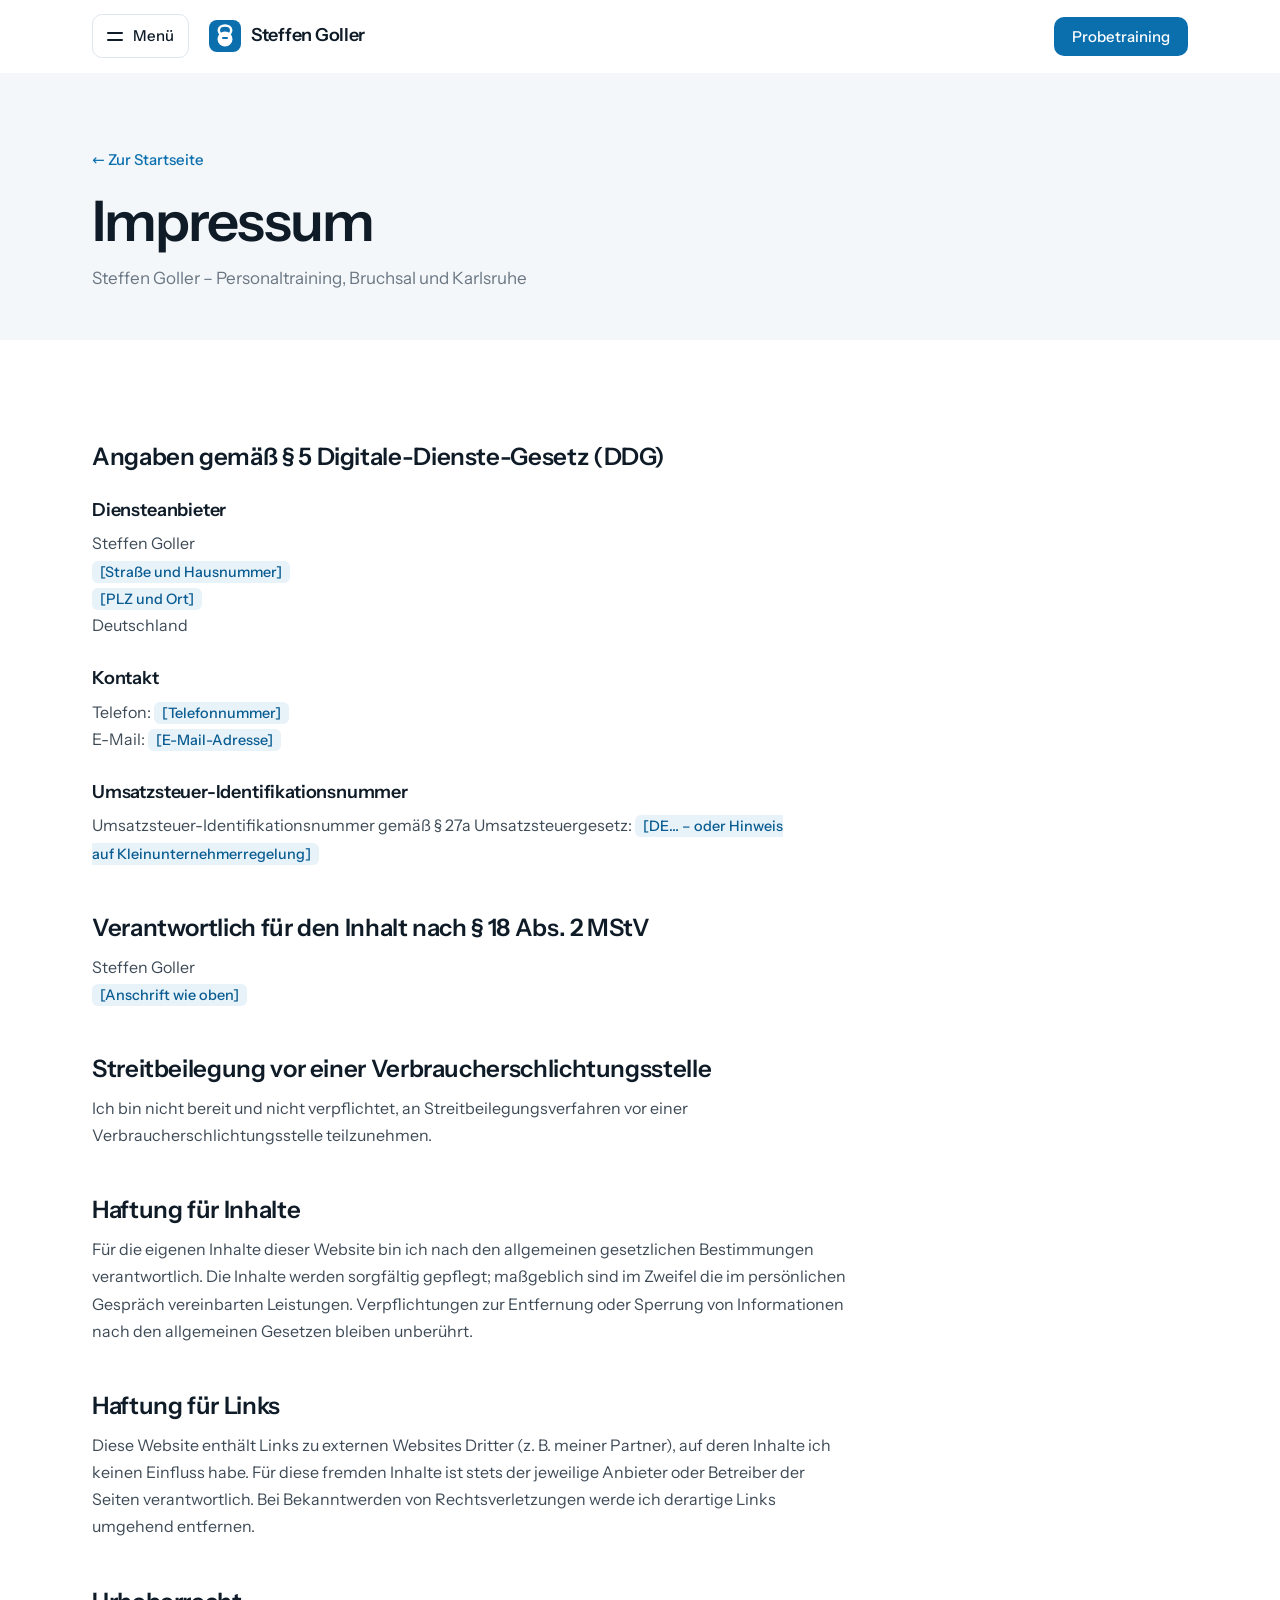
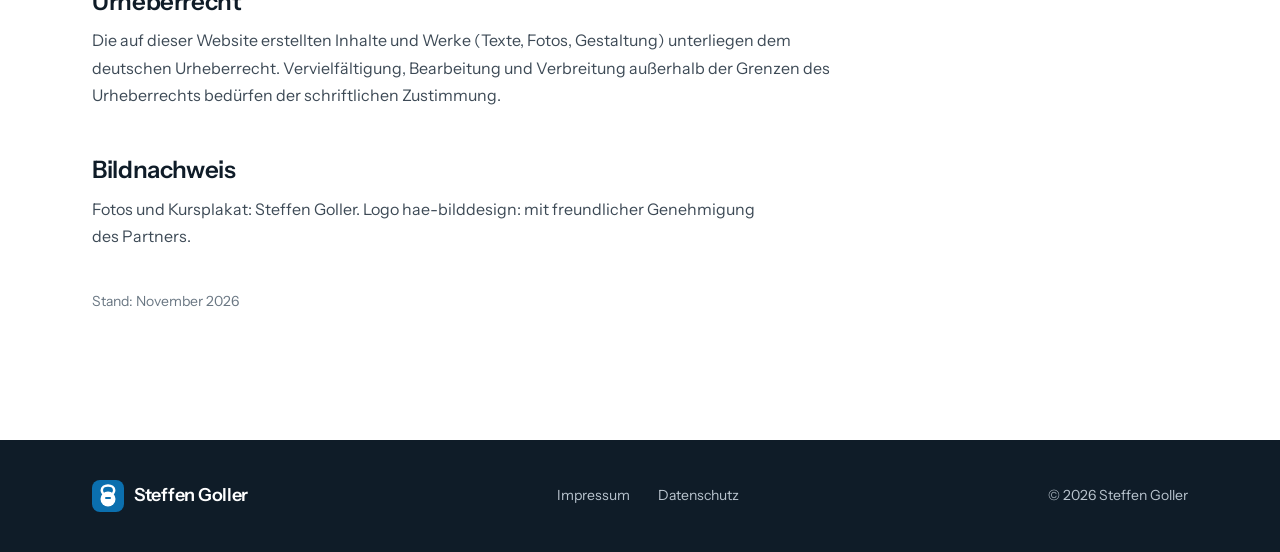
<file: impressum.html>
<!DOCTYPE html>
<html lang="de">
<head>
  <meta charset="UTF-8" />
  <meta name="viewport" content="width=device-width, initial-scale=1.0" />
  <title>Impressum – Steffen Goller Personaltraining</title>
  <meta name="description" content="Impressum von Steffen Goller, Personaltraining im Kreis Bruchsal und Karlsruhe." />
  <meta name="robots" content="noindex, follow" />
  <meta name="theme-color" content="#FFFFFF" />
  <link rel="icon" href="images/logo-mark.svg" type="image/svg+xml" />
  <link rel="stylesheet" href="css/styles.css" />
</head>

<body>
<a class="skip-link" href="#inhalt">Direkt zum Inhalt</a>

<header class="nav" id="nav">
  <div class="wrap nav-in">
    <div class="nav-links-l">
      <details class="menue" id="menue">
        <summary aria-label="Menü"><span class="menue-icon" aria-hidden="true"></span><span class="menue-wort">Menü</span></summary>
        <nav class="menue-feld" aria-label="Hauptnavigation">
          <ul>
          <li><a href="index.html">Startseite</a></li>
          <li><a href="training.html">Training</a></li>
          <li><a href="ueber-mich.html">Über mich</a></li>
          <li><a href="index.html#kurse">Kurse</a></li>
          <li><a href="index.html#kontakt">Kontakt</a></li>
          </ul>
          <ul class="menue-klein">
          <li><a href="impressum.html" aria-current="page">Impressum</a></li>
          <li><a href="datenschutz.html">Datenschutz</a></li>
          </ul>
        </nav>
      </details>
      <a class="logo" href="index.html" aria-label="Steffen Goller, zur Startseite"><img class="mk" src="images/logo-mark.svg" alt="" width="32" height="32" /><span>Steffen Goller</span></a>
    </div>
    <a class="btn btn-sm" href="index.html#kontakt">Probetraining</a>
  </div>
</header>

<main id="inhalt">
  <section class="legal-hero">
    <div class="wrap">
      <a class="legal-back" href="index.html">← Zur Startseite</a>
      <h1>Impressum</h1>
      <p class="legal-lead">Steffen Goller – Personaltraining, Bruchsal und Karlsruhe</p>
    </div>
  </section>
  <section class="legal-main">
    <div class="wrap legal-content">

      <h2>Angaben gemäß § 5 Digitale-Dienste-Gesetz (DDG)</h2>
      <h3>Diensteanbieter</h3>
      <address>
        Steffen Goller<br />
        <span class="todo">[Straße und Hausnummer]</span><br />
        <span class="todo">[PLZ und Ort]</span><br />
        Deutschland
      </address>

      <h3>Kontakt</h3>
      <p>
        Telefon: <span class="todo">[Telefonnummer]</span><br />
        E-Mail: <span class="todo">[E-Mail-Adresse]</span>
      </p>

      <h3>Umsatzsteuer-Identifikationsnummer</h3>
      <p>Umsatzsteuer-Identifikationsnummer gemäß § 27a Umsatzsteuergesetz: <span class="todo">[DE… – oder Hinweis auf Kleinunternehmerregelung]</span></p>

      <h2>Verantwortlich für den Inhalt nach § 18 Abs. 2 MStV</h2>
      <address>
        Steffen Goller<br />
        <span class="todo">[Anschrift wie oben]</span>
      </address>

      <h2>Streitbeilegung vor einer Verbraucherschlichtungsstelle</h2>
      <p>Ich bin nicht bereit und nicht verpflichtet, an Streitbeilegungsverfahren vor einer Verbraucherschlichtungsstelle teilzunehmen.</p>

      <h2>Haftung für Inhalte</h2>
      <p>Für die eigenen Inhalte dieser Website bin ich nach den allgemeinen gesetzlichen Bestimmungen verantwortlich. Die Inhalte werden sorgfältig gepflegt; maßgeblich sind im Zweifel die im persönlichen Gespräch vereinbarten Leistungen. Verpflichtungen zur Entfernung oder Sperrung von Informationen nach den allgemeinen Gesetzen bleiben unberührt.</p>

      <h2>Haftung für Links</h2>
      <p>Diese Website enthält Links zu externen Websites Dritter (z. B. meiner Partner), auf deren Inhalte ich keinen Einfluss habe. Für diese fremden Inhalte ist stets der jeweilige Anbieter oder Betreiber der Seiten verantwortlich. Bei Bekanntwerden von Rechtsverletzungen werde ich derartige Links umgehend entfernen.</p>

      <h2>Urheberrecht</h2>
      <p>Die auf dieser Website erstellten Inhalte und Werke (Texte, Fotos, Gestaltung) unterliegen dem deutschen Urheberrecht. Vervielfältigung, Bearbeitung und Verbreitung außerhalb der Grenzen des Urheberrechts bedürfen der schriftlichen Zustimmung.</p>

      <h2>Bildnachweis</h2>
      <p>Fotos und Kursplakat: Steffen Goller. Logo hae-bilddesign: mit freundlicher Genehmigung des Partners.</p>

      <p class="legal-stand">Stand: November 2026</p>

    </div>
  </section>
</main>

<footer>
  <div class="wrap">
    <div class="foot-in">
      <a class="logo" href="index.html"><img class="mk" src="images/logo-mark.svg" alt="" width="32" height="32" /><span>Steffen Goller</span></a>
      <div class="foot-links">
        <a href="impressum.html">Impressum</a>
        <a href="datenschutz.html">Datenschutz</a>
      </div>
      <div class="foot-cr">© <span id="footYear">2026</span> Steffen Goller</div>
    </div>
  </div>
</footer>

<script src="js/main.js"></script>
</body>
</html>
</file>
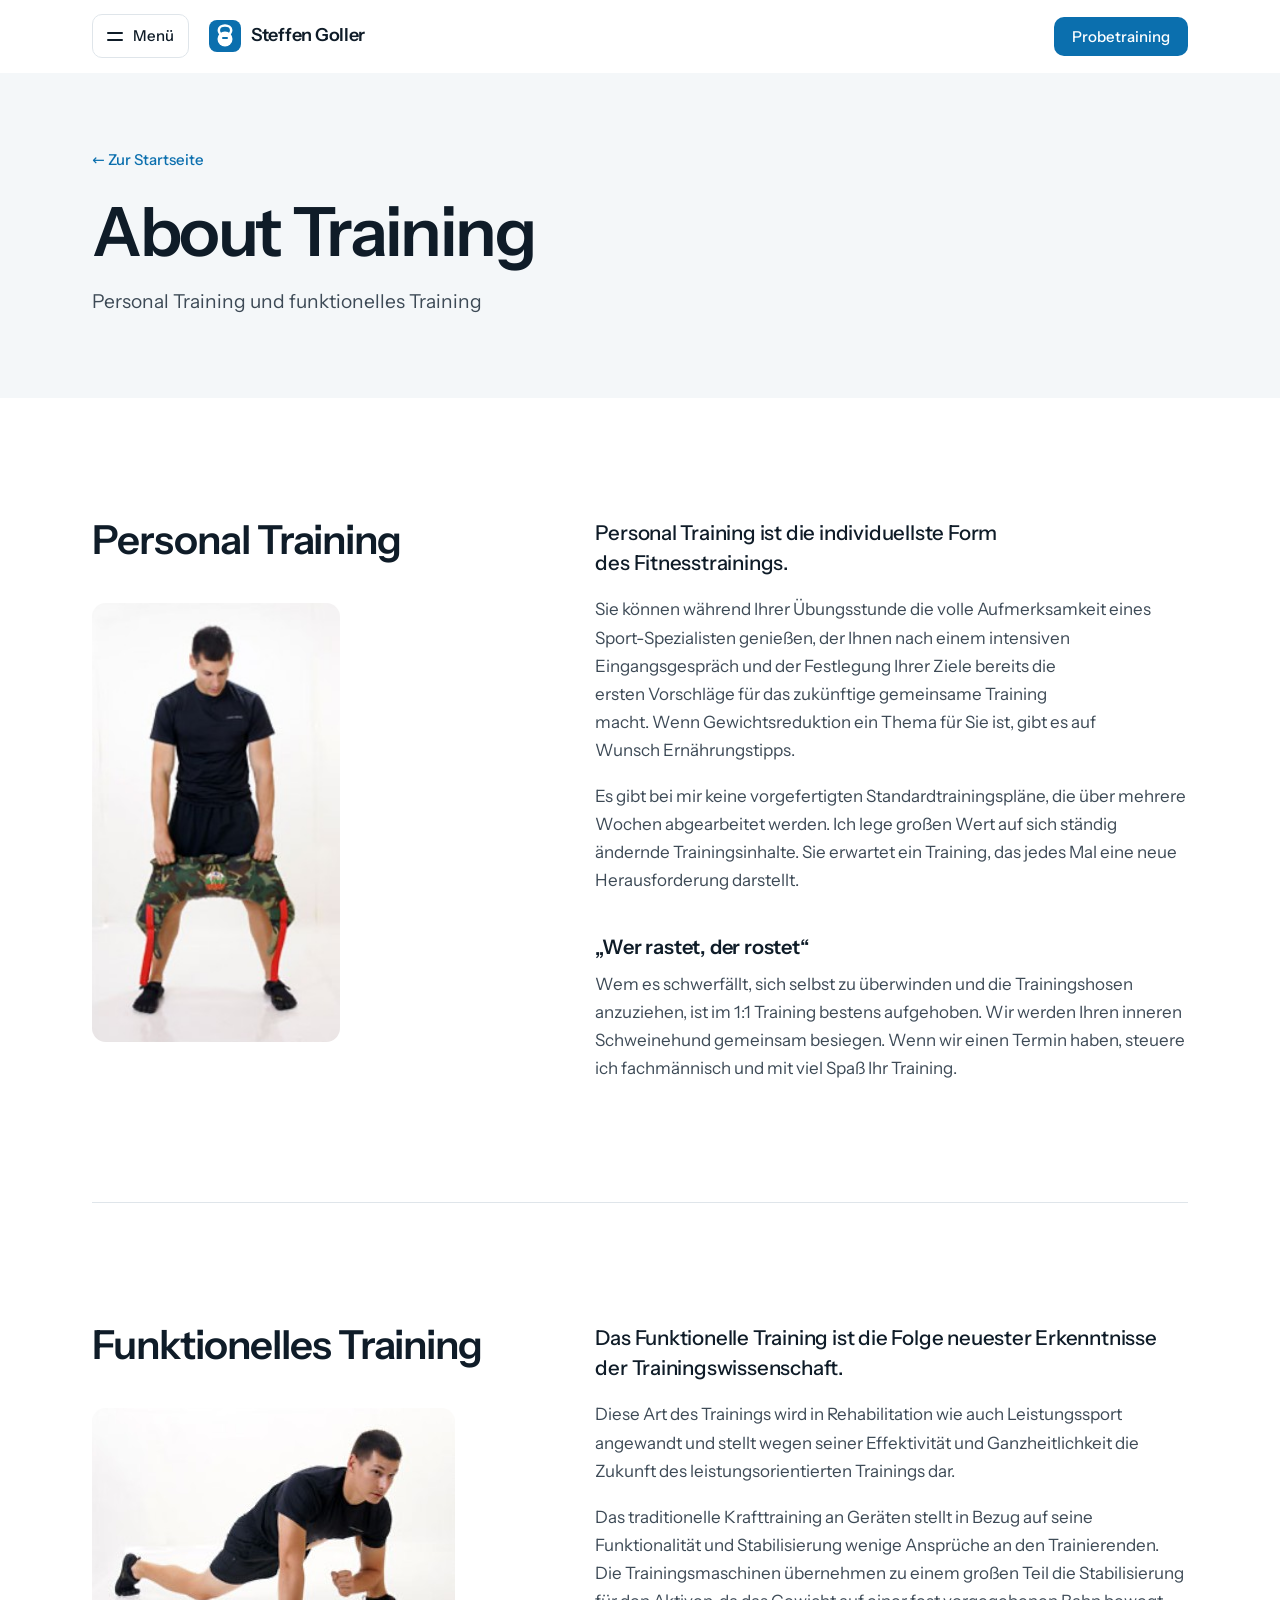
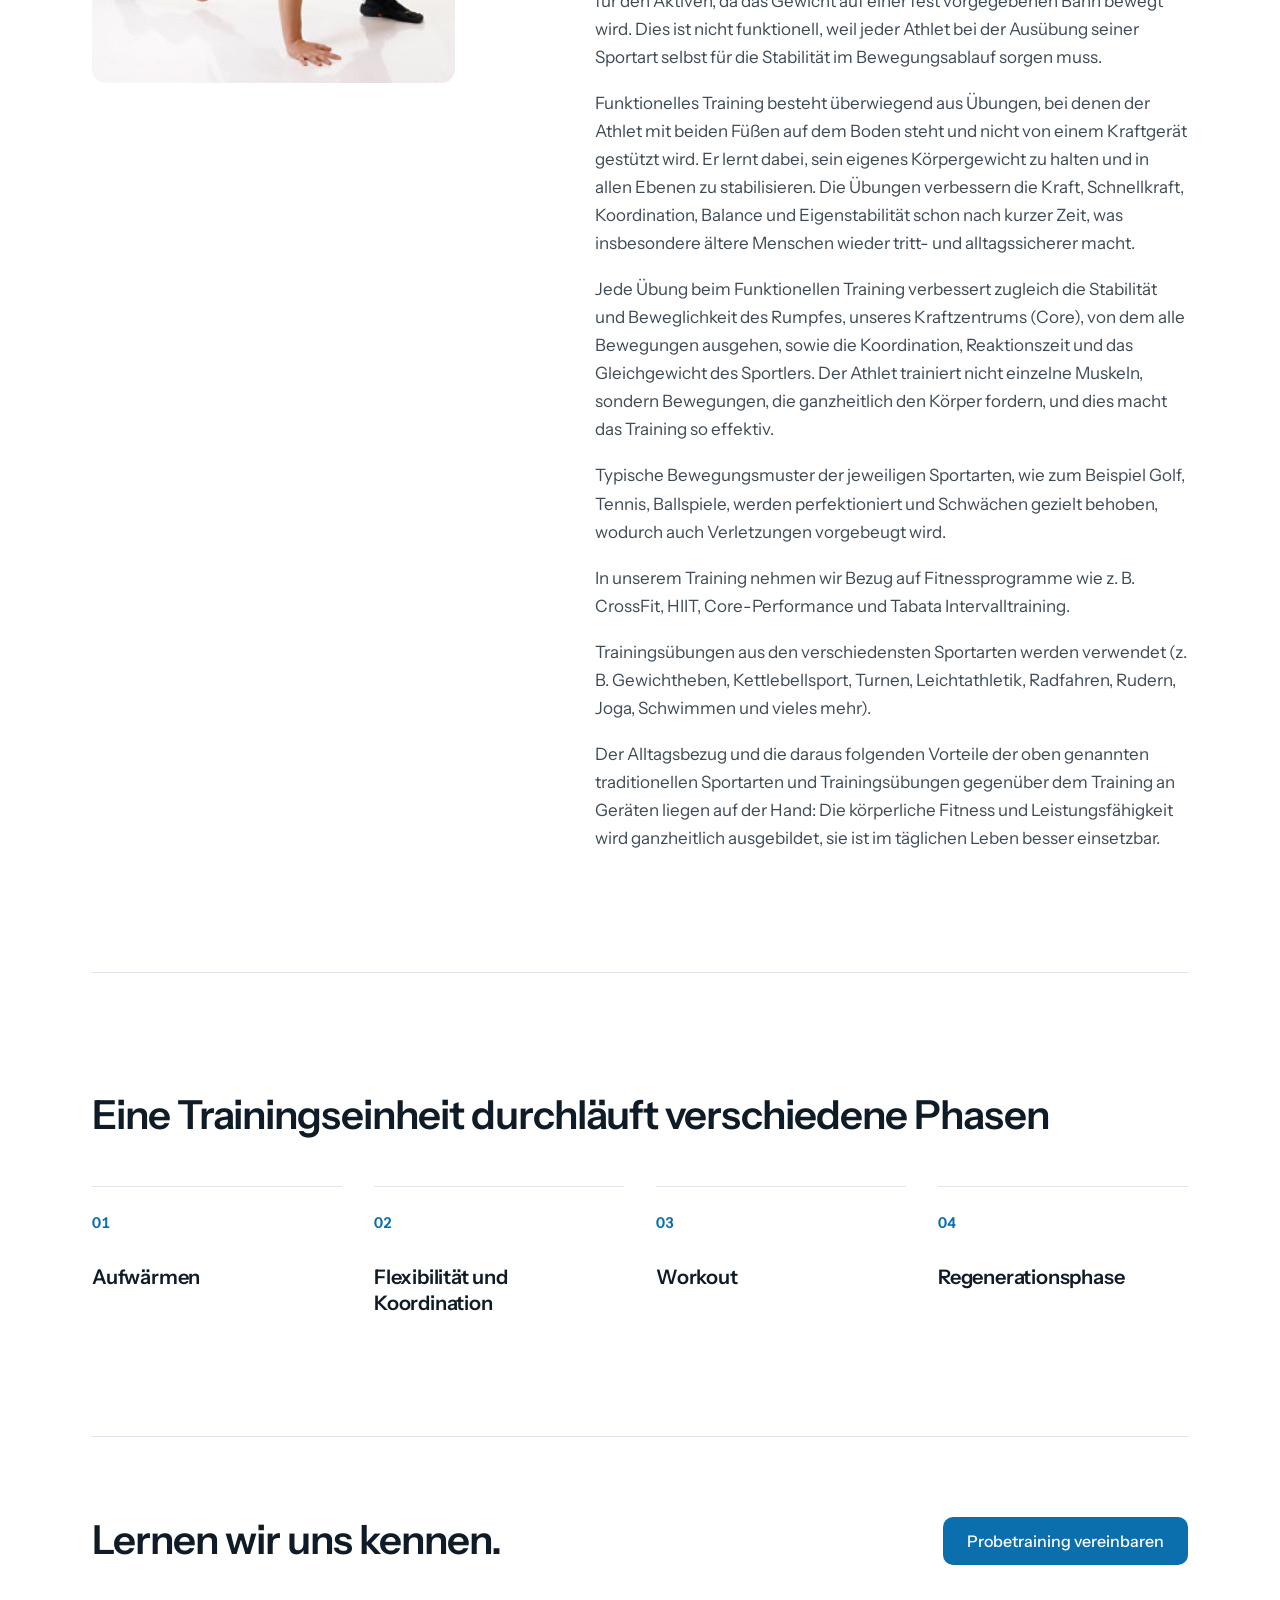
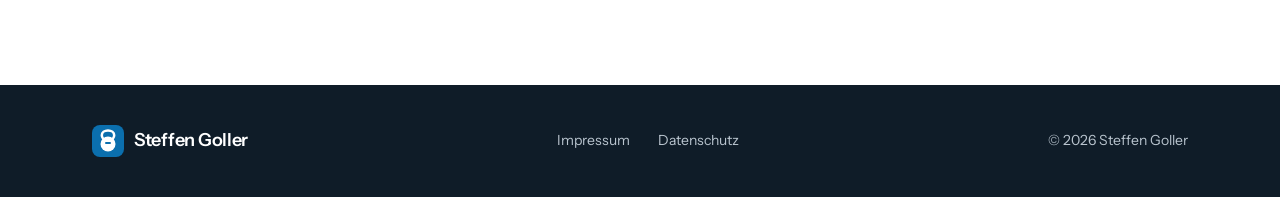
<file: training.html>
<!DOCTYPE html>
<html lang="de">
<head>
  <meta charset="UTF-8" />
  <meta name="viewport" content="width=device-width, initial-scale=1.0" />
  <title>Personal Training und funktionelles Training – Steffen Goller Personaltraining</title>
  <meta name="description" content="Personal Training und funktionelles Training mit Steffen Goller: individuell, ohne Standardpläne, mit dem eigenen Körpergewicht statt an Geräten." />
  <meta name="theme-color" content="#FFFFFF" />
  <link rel="icon" href="images/logo-mark.svg" type="image/svg+xml" />
  <link rel="preload" href="fonts/instrument-sans-600.woff2" as="font" type="font/woff2" crossorigin />
  <link rel="stylesheet" href="css/styles.css" />
</head>

<body>
<a class="skip-link" href="#inhalt">Direkt zum Inhalt</a>

<header class="nav" id="nav">
  <div class="wrap nav-in">
    <div class="nav-links-l">
      <details class="menue" id="menue">
        <summary aria-label="Menü"><span class="menue-icon" aria-hidden="true"></span><span class="menue-wort">Menü</span></summary>
        <nav class="menue-feld" aria-label="Hauptnavigation">
          <ul>
          <li><a href="index.html">Startseite</a></li>
          <li><a href="training.html" aria-current="page">Training</a></li>
          <li><a href="ueber-mich.html">Über mich</a></li>
          <li><a href="index.html#kurse">Kurse</a></li>
          <li><a href="index.html#kontakt">Kontakt</a></li>
          </ul>
          <ul class="menue-klein">
          <li><a href="impressum.html">Impressum</a></li>
          <li><a href="datenschutz.html">Datenschutz</a></li>
          </ul>
        </nav>
      </details>
      <a class="logo" href="index.html" aria-label="Steffen Goller, zur Startseite"><img class="mk" src="images/logo-mark.svg" alt="" width="32" height="32" /><span>Steffen Goller</span></a>
    </div>
    <a class="btn btn-sm" href="index.html#kontakt">Probetraining</a>
  </div>
</header>

<main id="inhalt">
  <section class="seite-kopf">
    <div class="wrap">
      <a class="legal-back" href="index.html">← Zur Startseite</a>
      <h1>About Training</h1>
      <p class="seite-lead">Personal Training und funktionelles Training</p>
    </div>
  </section>

  <section class="abschnitt">
    <div class="wrap zeile">
      <div class="zeile-kopf">
        <h2>Personal Training</h2>
        <figure class="bild"><img src="images/training-sandbag.jpg" alt="Steffen Goller hebt einen Sandsack an zwei Griffen" width="240" height="425" /></figure>
      </div>
      <div class="zeile-inhalt">
        <p class="lead">Personal Training ist die individuellste Form des Fitnesstrainings.</p>
        <p>Sie können während Ihrer Übungsstunde die volle Aufmerksamkeit eines Sport-Spezialisten genießen, der Ihnen nach einem intensiven Eingangsgespräch und der Festlegung Ihrer Ziele bereits die ersten Vorschläge für das zukünftige gemeinsame Training macht. Wenn Gewichtsreduktion ein Thema für Sie ist, gibt es auf Wunsch Ernährungstipps.</p>
        <p>Es gibt bei mir keine vorgefertigten Standardtrainingspläne, die über mehrere Wochen abgearbeitet werden. Ich lege großen Wert auf sich ständig ändernde Trainingsinhalte. Sie erwartet ein Training, das jedes Mal eine neue Herausforderung darstellt.</p>
        <h3>„Wer rastet, der rostet“</h3>
        <p>Wem es schwerfällt, sich selbst zu überwinden und die Trainingshosen anzuziehen, ist im 1:1 Training bestens aufgehoben. Wir werden Ihren inneren Schweinehund gemeinsam besiegen. Wenn wir einen Termin haben, steuere ich fachmännisch und mit viel Spaß Ihr Training.</p>
      </div>
    </div>
  </section>

  <section class="abschnitt abschnitt-linie">
    <div class="wrap zeile">
      <div class="zeile-kopf">
        <h2>Funktionelles Training</h2>
        <figure class="bild bild-quer"><img src="images/training-funktionell.jpg" alt="Steffen Goller bei einer Übung am Boden mit dem eigenen Körpergewicht" width="363" height="275" /></figure>
      </div>
      <div class="zeile-inhalt">
        <p class="lead">Das Funktionelle Training ist die Folge neuester Erkenntnisse der Trainingswissenschaft.</p>
        <p>Diese Art des Trainings wird in Rehabilitation wie auch Leistungssport angewandt und stellt wegen seiner Effektivität und Ganzheitlichkeit die Zukunft des leistungsorientierten Trainings dar.</p>
        <p>Das traditionelle Krafttraining an Geräten stellt in Bezug auf seine Funktionalität und Stabilisierung wenige Ansprüche an den Trainierenden. Die Trainingsmaschinen übernehmen zu einem großen Teil die Stabilisierung für den Aktiven, da das Gewicht auf einer fest vorgegebenen Bahn bewegt wird. Dies ist nicht funktionell, weil jeder Athlet bei der Ausübung seiner Sportart selbst für die Stabilität im Bewegungsablauf sorgen muss.</p>
        <p>Funktionelles Training besteht überwiegend aus Übungen, bei denen der Athlet mit beiden Füßen auf dem Boden steht und nicht von einem Kraftgerät gestützt wird. Er lernt dabei, sein eigenes Körpergewicht zu halten und in allen Ebenen zu stabilisieren. Die Übungen verbessern die Kraft, Schnellkraft, Koordination, Balance und Eigenstabilität schon nach kurzer Zeit, was insbesondere ältere Menschen wieder tritt- und alltagssicherer macht.</p>
        <p>Jede Übung beim Funktionellen Training verbessert zugleich die Stabilität und Beweglichkeit des Rumpfes, unseres Kraftzentrums (Core), von dem alle Bewegungen ausgehen, sowie die Koordination, Reaktionszeit und das Gleichgewicht des Sportlers. Der Athlet trainiert nicht einzelne Muskeln, sondern Bewegungen, die ganzheitlich den Körper fordern, und dies macht das Training so effektiv.</p>
        <p>Typische Bewegungsmuster der jeweiligen Sportarten, wie zum Beispiel Golf, Tennis, Ballspiele, werden perfektioniert und Schwächen gezielt behoben, wodurch auch Verletzungen vorgebeugt wird.</p>
        <p>In unserem Training nehmen wir Bezug auf Fitnessprogramme wie z. B. CrossFit, HIIT, Core-Performance und Tabata Intervalltraining.</p>
        <p>Trainingsübungen aus den verschiedensten Sportarten werden verwendet (z. B. Gewichtheben, Kettlebellsport, Turnen, Leichtathletik, Radfahren, Rudern, Joga, Schwimmen und vieles mehr).</p>
        <p>Der Alltagsbezug und die daraus folgenden Vorteile der oben genannten traditionellen Sportarten und Trainingsübungen gegenüber dem Training an Geräten liegen auf der Hand: Die körperliche Fitness und Leistungsfähigkeit wird ganzheitlich ausgebildet, sie ist im täglichen Leben besser einsetzbar.</p>
      </div>
    </div>
  </section>

  <section class="abschnitt abschnitt-linie">
    <div class="wrap">
      <h2>Eine Trainingseinheit durchläuft verschiedene Phasen</h2>
      <ol class="schritte">
        <li class="schritt"><span class="schritt-nr">1</span><h3>Aufwärmen</h3></li>
        <li class="schritt"><span class="schritt-nr">2</span><h3>Flexibilität und Koordination</h3></li>
        <li class="schritt"><span class="schritt-nr">3</span><h3>Workout</h3></li>
        <li class="schritt"><span class="schritt-nr">4</span><h3>Regenerationsphase</h3></li>
      </ol>
    </div>
  </section>

  <section class="seite-schluss">
    <div class="wrap">
      <h2>Lernen wir uns kennen.</h2>
      <a class="btn" href="index.html#kontakt">Probetraining vereinbaren</a>
    </div>
  </section>
</main>

<footer>
  <div class="wrap">
    <div class="foot-in">
      <a class="logo" href="index.html"><img class="mk" src="images/logo-mark.svg" alt="" width="32" height="32" /><span>Steffen Goller</span></a>
      <div class="foot-links">
        <a href="impressum.html">Impressum</a>
        <a href="datenschutz.html">Datenschutz</a>
      </div>
      <div class="foot-cr">© <span id="footYear">2026</span> Steffen Goller</div>
    </div>
  </div>
</footer>

<script src="js/main.js"></script>
</body>
</html>
</file>
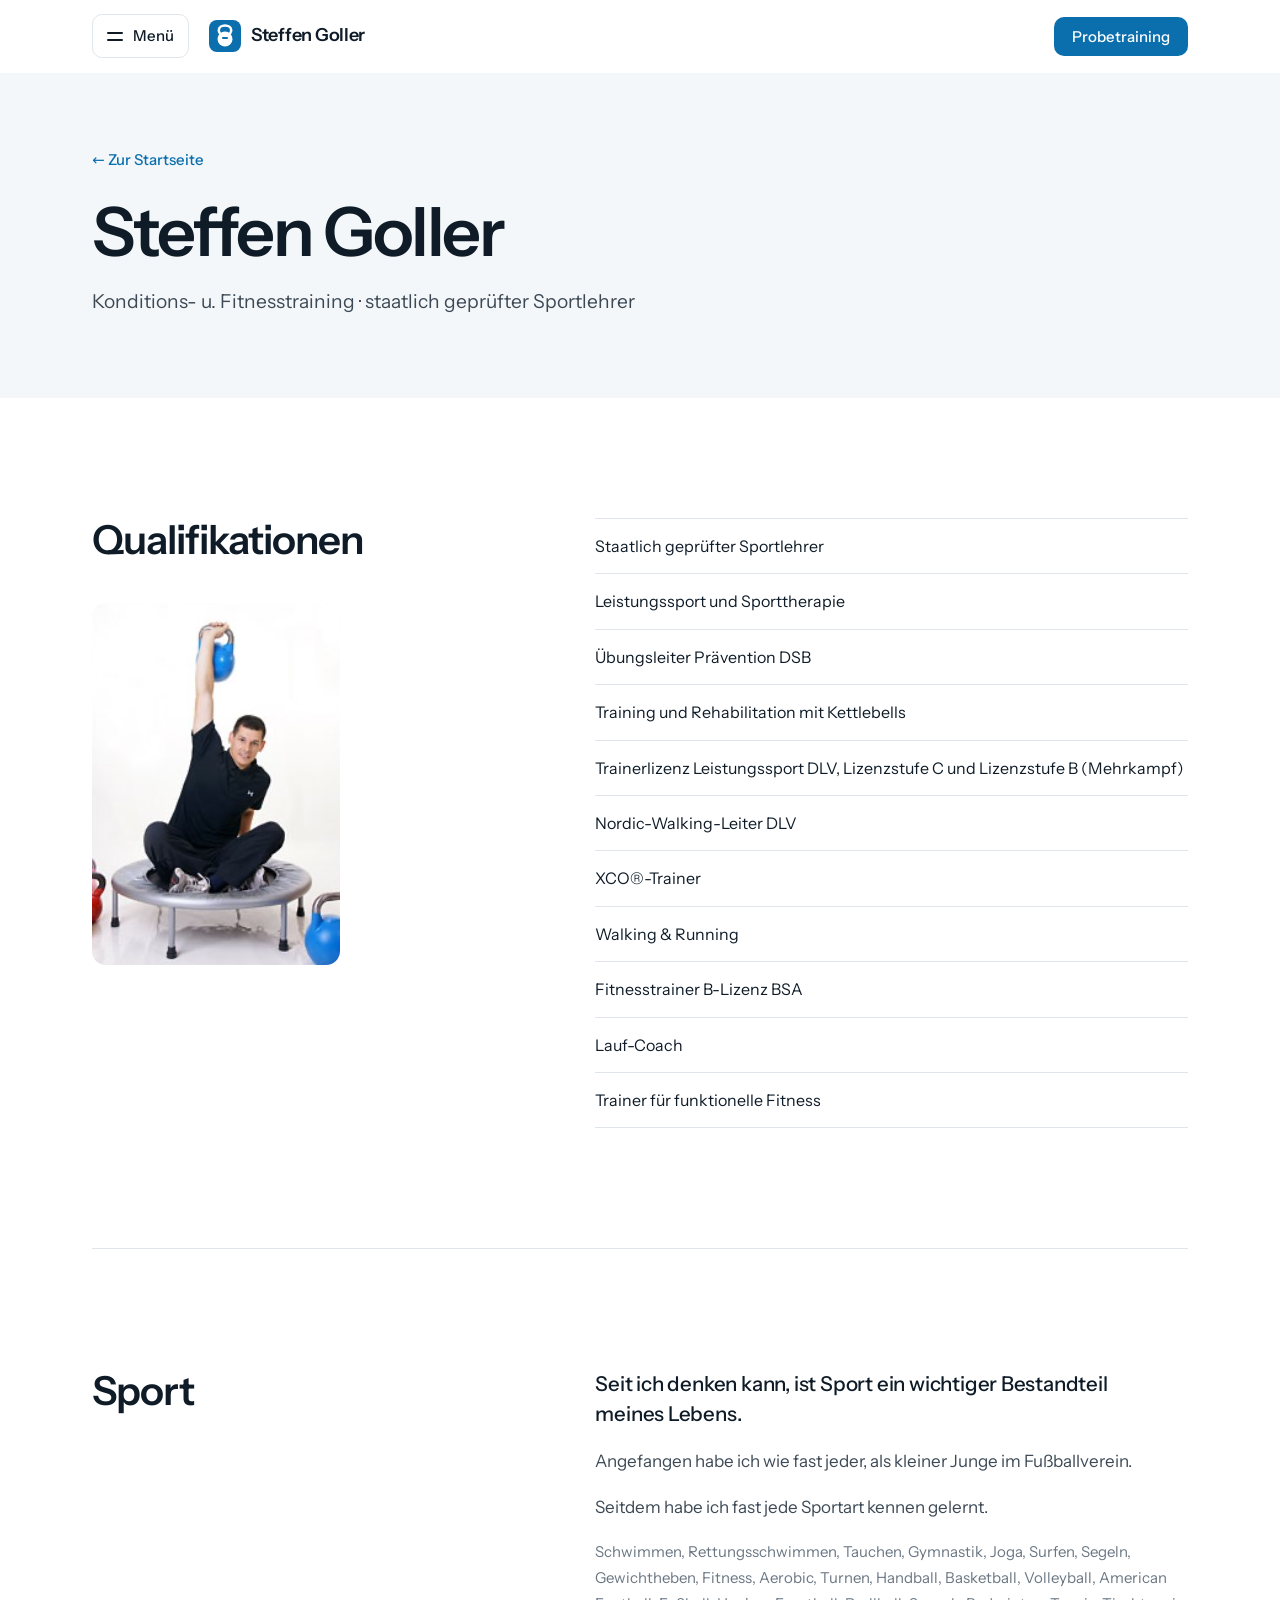
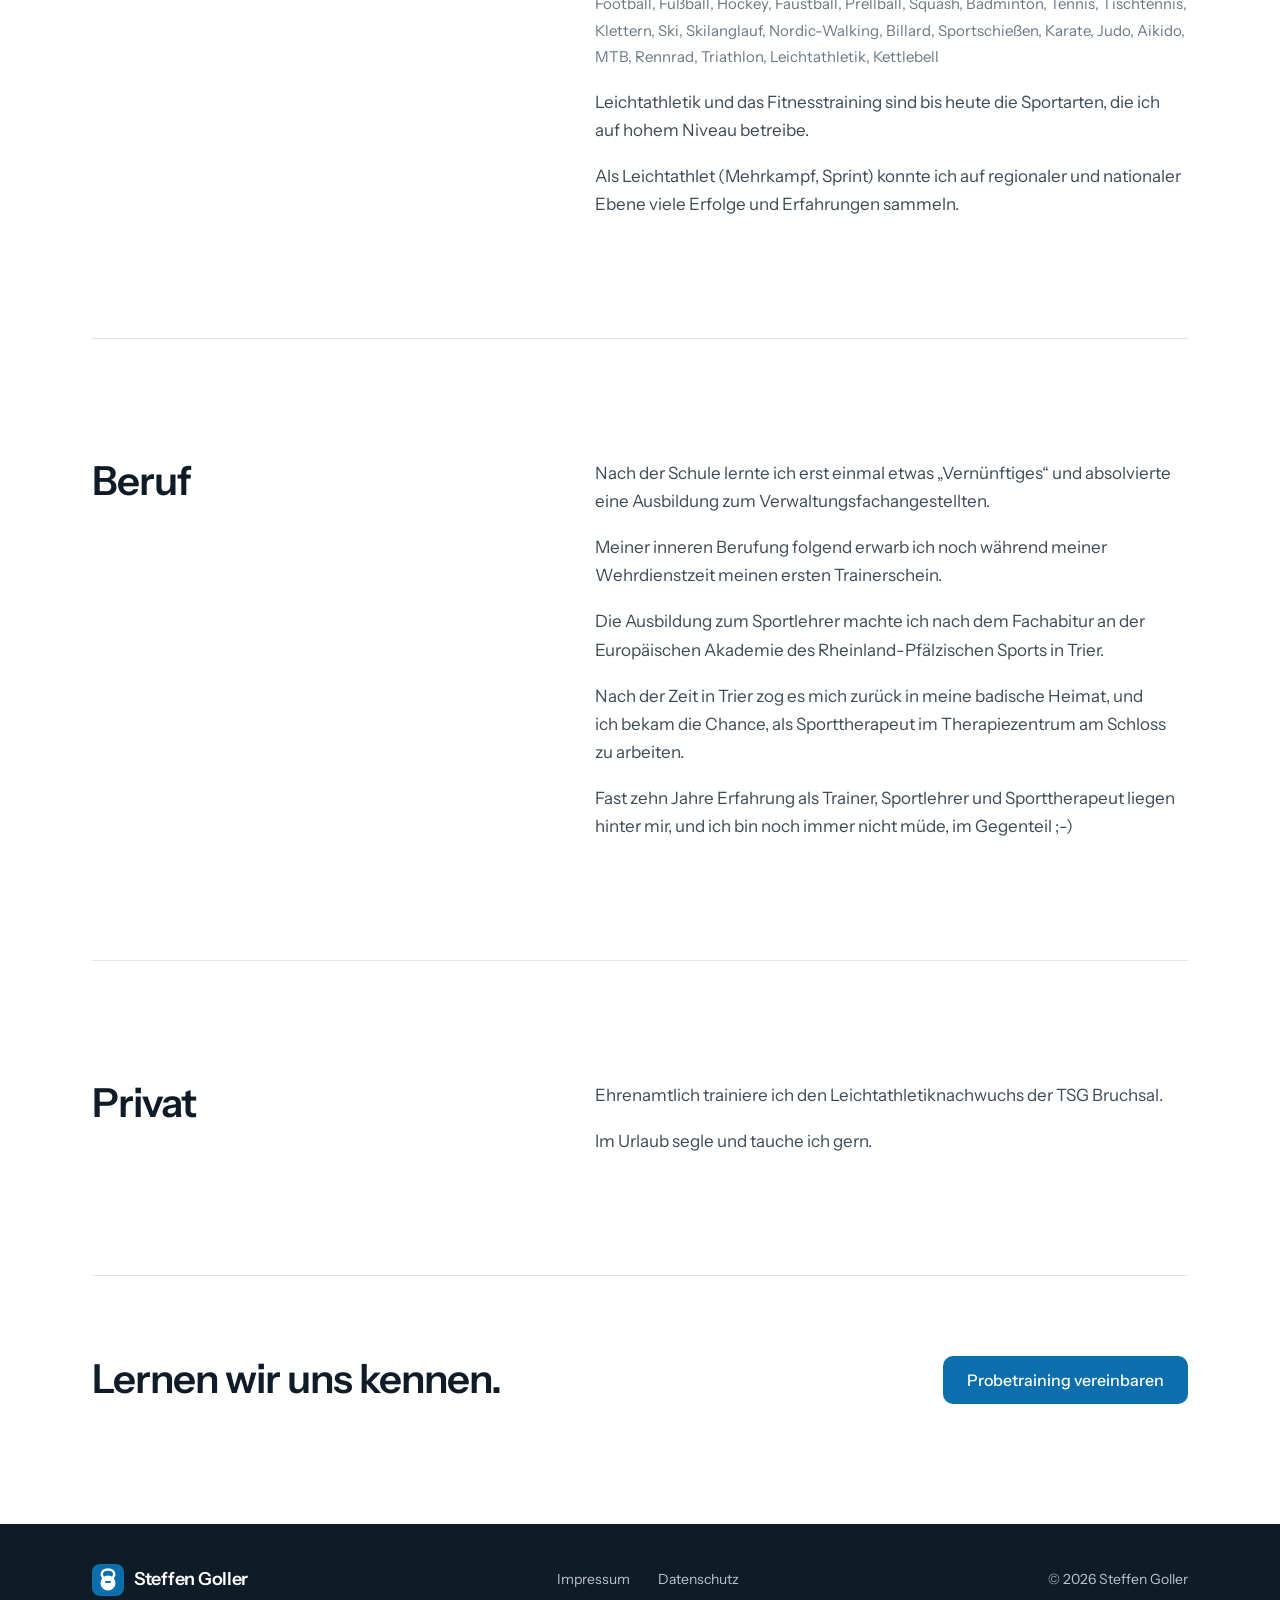
<file: ueber-mich.html>
<!DOCTYPE html>
<html lang="de">
<head>
  <meta charset="UTF-8" />
  <meta name="viewport" content="width=device-width, initial-scale=1.0" />
  <title>Über mich – Steffen Goller Personaltraining</title>
  <meta name="description" content="Steffen Goller: staatlich geprüfter Sportlehrer für Konditions- und Fitnesstraining im Kreis Bruchsal und Karlsruhe. Qualifikationen, Werdegang und Sport." />
  <meta name="theme-color" content="#FFFFFF" />
  <link rel="icon" href="images/logo-mark.svg" type="image/svg+xml" />
  <link rel="preload" href="fonts/instrument-sans-600.woff2" as="font" type="font/woff2" crossorigin />
  <link rel="stylesheet" href="css/styles.css" />
</head>

<body>
<a class="skip-link" href="#inhalt">Direkt zum Inhalt</a>

<header class="nav" id="nav">
  <div class="wrap nav-in">
    <div class="nav-links-l">
      <details class="menue" id="menue">
        <summary aria-label="Menü"><span class="menue-icon" aria-hidden="true"></span><span class="menue-wort">Menü</span></summary>
        <nav class="menue-feld" aria-label="Hauptnavigation">
          <ul>
          <li><a href="index.html">Startseite</a></li>
          <li><a href="training.html">Training</a></li>
          <li><a href="ueber-mich.html" aria-current="page">Über mich</a></li>
          <li><a href="index.html#kurse">Kurse</a></li>
          <li><a href="index.html#kontakt">Kontakt</a></li>
          </ul>
          <ul class="menue-klein">
          <li><a href="impressum.html">Impressum</a></li>
          <li><a href="datenschutz.html">Datenschutz</a></li>
          </ul>
        </nav>
      </details>
      <a class="logo" href="index.html" aria-label="Steffen Goller, zur Startseite"><img class="mk" src="images/logo-mark.svg" alt="" width="32" height="32" /><span>Steffen Goller</span></a>
    </div>
    <a class="btn btn-sm" href="index.html#kontakt">Probetraining</a>
  </div>
</header>

<main id="inhalt">
  <section class="seite-kopf">
    <div class="wrap">
      <a class="legal-back" href="index.html">← Zur Startseite</a>
      <h1>Steffen Goller</h1>
      <p class="seite-lead">Konditions- u. Fitnesstraining · staatlich geprüfter Sportlehrer</p>
    </div>
  </section>

  <section class="abschnitt">
    <div class="wrap zeile">
      <div class="zeile-kopf">
        <h2>Qualifikationen</h2>
        <figure class="bild"><img src="images/steffen-goller-kettlebell.jpg" alt="Steffen Goller sitzt auf einem Trampolin und hält eine Kettlebell über den Kopf" width="248" height="362" /></figure>
      </div>
      <div class="zeile-inhalt">
        <ul class="strich-liste">
          <li>Staatlich geprüfter Sportlehrer</li>
          <li>Leistungssport und Sporttherapie</li>
          <li>Übungsleiter Prävention DSB</li>
          <li>Training und Rehabilitation mit Kettlebells</li>
          <li>Trainerlizenz Leistungssport DLV, Lizenzstufe C und Lizenzstufe B (Mehrkampf)</li>
          <li>Nordic-Walking-Leiter DLV</li>
          <li>XCO®-Trainer</li>
          <li>Walking &amp; Running</li>
          <li>Fitnesstrainer B-Lizenz BSA</li>
          <li>Lauf-Coach</li>
          <li>Trainer für funktionelle Fitness</li>
        </ul>
      </div>
    </div>
  </section>

  <section class="abschnitt abschnitt-linie">
    <div class="wrap zeile">
      <div class="zeile-kopf">
        <h2>Sport</h2>
      </div>
      <div class="zeile-inhalt">
        <p class="lead">Seit ich denken kann, ist Sport ein wichtiger Bestandteil meines Lebens.</p>
        <p>Angefangen habe ich wie fast jeder, als kleiner Junge im Fußballverein.</p>
        <p>Seitdem habe ich fast jede Sportart kennen gelernt.</p>
        <p class="leise">Schwimmen, Rettungsschwimmen, Tauchen, Gymnastik, Joga, Surfen, Segeln, Gewichtheben, Fitness, Aerobic, Turnen, Handball, Basketball, Volleyball, American Football, Fußball, Hockey, Faustball, Prellball, Squash, Badminton, Tennis, Tischtennis, Klettern, Ski, Skilanglauf, Nordic-Walking, Billard, Sportschießen, Karate, Judo, Aikido, MTB, Rennrad, Triathlon, Leichtathletik, Kettlebell</p>
        <p>Leichtathletik und das Fitnesstraining sind bis heute die Sportarten, die ich auf hohem Niveau betreibe.</p>
        <p>Als Leichtathlet (Mehrkampf, Sprint) konnte ich auf regionaler und nationaler Ebene viele Erfolge und Erfahrungen sammeln.</p>
      </div>
    </div>
  </section>

  <section class="abschnitt abschnitt-linie">
    <div class="wrap zeile">
      <div class="zeile-kopf">
        <h2>Beruf</h2>
      </div>
      <div class="zeile-inhalt">
        <p>Nach der Schule lernte ich erst einmal etwas „Vernünftiges“ und absolvierte eine Ausbildung zum Verwaltungsfachangestellten.</p>
        <p>Meiner inneren Berufung folgend erwarb ich noch während meiner Wehrdienstzeit meinen ersten Trainerschein.</p>
        <p>Die Ausbildung zum Sportlehrer machte ich nach dem Fachabitur an der Europäischen Akademie des Rheinland-Pfälzischen Sports in Trier.</p>
        <p>Nach der Zeit in Trier zog es mich zurück in meine badische Heimat, und ich bekam die Chance, als Sporttherapeut im Therapiezentrum am Schloss zu arbeiten.</p>
        <p>Fast zehn Jahre Erfahrung als Trainer, Sportlehrer und Sporttherapeut liegen hinter mir, und ich bin noch immer nicht müde, im Gegenteil ;-)</p>
      </div>
    </div>
  </section>

  <section class="abschnitt abschnitt-linie">
    <div class="wrap zeile">
      <div class="zeile-kopf">
        <h2>Privat</h2>
      </div>
      <div class="zeile-inhalt">
        <p>Ehrenamtlich trainiere ich den Leichtathletiknachwuchs der TSG Bruchsal.</p>
        <p>Im Urlaub segle und tauche ich gern.</p>
      </div>
    </div>
  </section>

  <section class="seite-schluss">
    <div class="wrap">
      <h2>Lernen wir uns kennen.</h2>
      <a class="btn" href="index.html#kontakt">Probetraining vereinbaren</a>
    </div>
  </section>
</main>

<footer>
  <div class="wrap">
    <div class="foot-in">
      <a class="logo" href="index.html"><img class="mk" src="images/logo-mark.svg" alt="" width="32" height="32" /><span>Steffen Goller</span></a>
      <div class="foot-links">
        <a href="impressum.html">Impressum</a>
        <a href="datenschutz.html">Datenschutz</a>
      </div>
      <div class="foot-cr">© <span id="footYear">2026</span> Steffen Goller</div>
    </div>
  </div>
</footer>

<script src="js/main.js"></script>
</body>
</html>
</file>
<file: css/styles.css>
/* =====================================================================
   Steffen Goller – Personaltraining
   Ruhig und klar: weiße Seite, ein Raster, viel Luft, feine Linien.
   Eine Akzentfarbe (Blau) nur für Knöpfe, Links und Ziffern.
   Keine Verläufe, keine Schatten, keine Dekoration.
   Schrift: Instrument Sans, lokal in /fonts (SIL Open Font License).
   ===================================================================== */
@font-face{font-family:"Instrument Sans";font-style:normal;font-weight:400;font-display:swap;src:url(../fonts/instrument-sans-400.woff2) format("woff2")}
@font-face{font-family:"Instrument Sans";font-style:normal;font-weight:500;font-display:swap;src:url(../fonts/instrument-sans-500.woff2) format("woff2")}
@font-face{font-family:"Instrument Sans";font-style:normal;font-weight:600;font-display:swap;src:url(../fonts/instrument-sans-600.woff2) format("woff2")}

:root{
  --font:"Instrument Sans",system-ui,-apple-system,"Segoe UI",Roboto,sans-serif;

  --bg:#FFFFFF;
  --bg-soft:#F4F7F9;
  --ink:#0F1C28;          /* Überschriften */
  --text:#3D4A56;         /* Fließtext */
  --muted:#6A7783;
  --line:#DFE5EA;

  --akzent:#0B6FAE;       /* Knöpfe, Links, Ziffern */
  --akzent-dunkel:#095C91;
  --akzent-hell:#E8F2F9;

  --nacht:#0F1C28;        /* Kontakt und Fuß */
  --nacht-text:#B9C4CE;
  --nacht-linie:rgba(255,255,255,.14);

  --maxw:1160px;
  --rand:32px;
  --ease:cubic-bezier(.22,1,.36,1);
}
*{box-sizing:border-box}
html{scroll-behavior:smooth;scroll-padding-top:88px}
body{margin:0;background:var(--bg);color:var(--text);font-family:var(--font);font-size:17px;line-height:1.65;
  -webkit-font-smoothing:antialiased;text-rendering:optimizeLegibility}
[hidden]{display:none!important}
::selection{background:var(--akzent);color:#fff}
:focus-visible{outline:2px solid var(--akzent);outline-offset:3px;border-radius:2px}
h1,h2,h3{margin:0;color:var(--ink);font-weight:600;text-wrap:balance}
h1{font-size:clamp(44px,6.4vw,80px);line-height:1.02;letter-spacing:-.035em}
h2{font-size:clamp(28px,3.2vw,40px);line-height:1.12;letter-spacing:-.025em}
h3{font-size:20px;line-height:1.3;letter-spacing:-.01em}
p{margin:0;text-wrap:pretty}
a{color:inherit}
img{display:block;max-width:100%;height:auto}
.wrap{max-width:var(--maxw);margin:0 auto;padding:0 var(--rand)}

.skip-link{position:absolute;left:-999px;top:12px;background:#fff;color:var(--ink);padding:10px 14px;border-radius:8px;z-index:100}
.skip-link:focus{left:12px}

/* Knopf: flach, eine Farbe */
.btn{display:inline-flex;align-items:center;justify-content:center;font:inherit;font-size:16px;font-weight:500;line-height:1;
  padding:16px 24px;border-radius:10px;border:0;cursor:pointer;background:var(--akzent);color:#fff;text-decoration:none;
  transition:background .18s ease}
.btn:hover{background:var(--akzent-dunkel)}
.btn-sm{padding:12px 18px;font-size:15px}
.pfeil{display:inline-block;color:var(--akzent);transition:transform .2s var(--ease)}

/* ---------- Navigation ---------- */
header.nav{position:sticky;top:0;z-index:50;background:rgba(255,255,255,.92);
  backdrop-filter:saturate(160%) blur(12px);-webkit-backdrop-filter:saturate(160%) blur(12px);
  border-bottom:1px solid transparent;transition:border-color .2s ease}
header.nav.scrolled{border-bottom-color:var(--line)}
.nav-in{display:flex;align-items:center;justify-content:space-between;gap:24px;height:72px}
.logo{display:inline-flex;align-items:center;gap:10px;text-decoration:none;color:var(--ink);font-size:18px;font-weight:600;letter-spacing:-.015em}
.logo .mk{width:32px;height:32px}
.nav-links-l{display:flex;align-items:center;gap:20px}

/* Aufklappmenü oben links */
.menue{position:relative}
.menue summary{display:inline-flex;align-items:center;gap:10px;height:44px;padding:0 14px;border:1px solid var(--line);border-radius:10px;
  font-size:15px;font-weight:500;color:var(--ink);cursor:pointer;list-style:none;user-select:none;transition:border-color .15s ease,background .15s ease}
.menue summary::-webkit-details-marker{display:none}
.menue summary:hover{border-color:#AEB8C1}
.menue[open] summary{background:var(--bg-soft);border-color:#AEB8C1}
.menue-icon{position:relative;width:16px;height:12px;flex:none}
.menue-icon::before,.menue-icon::after{content:"";position:absolute;left:0;right:0;height:1.5px;background:var(--ink);border-radius:2px;
  transition:transform .2s var(--ease),top .2s var(--ease)}
.menue-icon::before{top:2px}
.menue-icon::after{top:9px}
.menue[open] .menue-icon::before{top:5.5px;transform:rotate(45deg)}
.menue[open] .menue-icon::after{top:5.5px;transform:rotate(-45deg)}
.menue-feld{position:absolute;left:0;top:calc(100% + 10px);z-index:60;width:260px;padding:8px;background:#fff;border:1px solid var(--line);
  border-radius:14px;box-shadow:0 12px 32px rgba(15,28,40,.10)}
.menue-feld ul{list-style:none;margin:0;padding:0}
.menue-feld a{display:block;padding:11px 12px;border-radius:8px;font-size:16px;font-weight:500;color:var(--ink);text-decoration:none;transition:background .12s ease}
.menue-feld a:hover{background:var(--bg-soft)}
.menue-feld a[aria-current="page"]{color:var(--akzent)}
.menue-klein{margin-top:8px!important;padding-top:8px!important;border-top:1px solid var(--line)}
.menue-klein a{font-size:14px;font-weight:400;color:var(--muted);padding:8px 12px}

/* ---------- Hero ---------- */
.hero{background:var(--bg-soft)}
.hero-grid{display:grid;grid-template-columns:minmax(0,1fr) auto;gap:80px;align-items:center;padding-top:88px;padding-bottom:88px}
.hero-lead{margin-top:28px;max-width:34em;font-size:clamp(18px,1.5vw,21px);line-height:1.55;color:var(--text)}
.hero .btn{margin-top:40px}
.hero-bild{margin:0}
.hero-bild img{width:200px;border-radius:14px}

/* ---------- Abschnitte ---------- */
.abschnitt{padding:120px 0}
.abschnitt-linie{padding-top:0}
.abschnitt-linie>.wrap::before{content:"";display:block;height:1px;background:var(--line);margin-bottom:120px;grid-column:1/-1}
/* Überschrift links, Inhalt rechts */
.zeile{display:grid;grid-template-columns:minmax(0,5fr) minmax(0,7fr);column-gap:80px;align-items:start}
.lead{font-size:clamp(19px,1.6vw,22px);line-height:1.45;font-weight:500;color:var(--ink);letter-spacing:-.01em}
.zeile-inhalt p+p{margin-top:18px}
.zeile-inhalt .btn{margin-top:40px}

.zeile-inhalt h3{margin-top:40px}
.zeile-inhalt h3+p{margin-top:10px}
.zeile-kopf .bild{margin:40px 0 0}
.bild img{width:248px;border-radius:14px}
.bild-quer img{width:363px}
.leise{font-size:15px;line-height:1.75;color:var(--muted)}
.aktionen{display:flex;flex-wrap:wrap;align-items:center;gap:16px 32px;margin-top:40px}
.zeile-inhalt .aktionen .btn{margin-top:0}
.mehr{font-weight:500;color:var(--ink);text-decoration:none}
.mehr:hover{color:var(--akzent)}
.mehr:hover .pfeil{transform:translateX(4px)}
/* Liste mit feinen Linien (Qualifikationen) */
.strich-liste{list-style:none;margin:0;padding:0;border-top:1px solid var(--line)}
.strich-liste li{padding:14px 0;border-bottom:1px solid var(--line);font-size:16px;color:var(--ink)}
.zeile-inhalt .liste-titel{font-size:15px;font-weight:600;color:var(--muted);letter-spacing:0;margin-bottom:16px}
.lead+.strich-liste,p+.strich-liste{margin-top:32px}

/* Angebote: Zeilen mit feiner Linie */
.angebote{margin-top:48px;border-top:1px solid var(--line)}
.angebot{display:grid;grid-template-columns:minmax(0,5fr) minmax(0,7fr);gap:8px 32px;padding:24px 0;border-bottom:1px solid var(--line)}
.angebot p{font-size:16px}

/* Group Training: drei Spalten */
.spalten{display:grid;grid-template-columns:repeat(3,minmax(0,1fr));gap:32px;margin-top:48px}
.spalte{display:block;padding-top:24px;border-top:2px solid var(--ink);text-decoration:none;color:inherit}
.spalte p{margin-top:8px;font-size:16px;color:var(--muted)}
.spalte-link:hover .pfeil{transform:translateX(4px)}

/* ---------- Kurse ---------- */
.kurse{padding:0 0 0}
.kurs-flaeche{display:grid;grid-template-columns:minmax(0,1fr) auto;gap:64px;align-items:center;
  padding:72px;background:var(--akzent-hell);border-radius:20px}
.kurs-text{max-width:34em}
.kurs-text .lead{margin-top:20px}
.kurs-text p+p{margin-top:12px}
.kurs-text .btn{margin-top:36px}
.kurs-bild{margin:0}
.kurs-bild img{width:160px;border-radius:8px}

/* ---------- Ablauf ---------- */
.schritte{list-style:none;margin:48px 0 0;padding:0;display:grid;grid-template-columns:repeat(4,minmax(0,1fr));gap:32px}
.schritt{padding-top:24px;border-top:1px solid var(--line)}
.schritt-nr{display:block;margin-bottom:28px;font-size:15px;font-weight:600;color:var(--akzent);font-variant-numeric:tabular-nums}
.schritt-nr::before{content:"0"}
.schritt p{margin-top:8px;font-size:16px}

/* ---------- Fragen ---------- */
.faq-liste{border-top:1px solid var(--line)}
.faq-eintrag{border-bottom:1px solid var(--line)}
.faq-eintrag summary{display:flex;align-items:center;justify-content:space-between;gap:24px;padding:24px 0;cursor:pointer;list-style:none}
.faq-eintrag summary::-webkit-details-marker{display:none}
.faq-eintrag summary::after{content:"";flex:none;width:14px;height:14px;
  background:linear-gradient(var(--ink),var(--ink)) center/100% 1.5px no-repeat,linear-gradient(var(--ink),var(--ink)) center/1.5px 100% no-repeat;
  transition:transform .25s var(--ease)}
.faq-eintrag[open] summary::after{transform:rotate(45deg)}
.faq-eintrag summary:hover h3{color:var(--akzent)}
.faq-eintrag h3{font-size:18px;font-weight:500;transition:color .15s ease}
.faq-eintrag p{padding:0 40px 24px 0;font-size:16px;max-width:60ch}

/* ---------- Partner ---------- */
.partner-liste{list-style:none;margin:0;padding:0;border-top:1px solid var(--line)}
.partner-liste a{display:flex;align-items:center;justify-content:space-between;gap:24px;padding:24px 0;border-bottom:1px solid var(--line);text-decoration:none}
.partner-liste a:hover .pfeil{transform:translate(2px,-2px)}
.partner-liste a:hover .partner-name{color:var(--akzent)}
.partner-name{font-size:18px;font-weight:500;color:var(--ink);transition:color .15s ease}
.partner-marke{display:flex;align-items:center;flex-wrap:wrap;gap:10px 20px}
.partner-marke img{border-radius:4px}
.partner-text{font-size:15px;color:var(--muted)}

/* ---------- Kontakt ---------- */
.kontakt{background:var(--nacht);color:var(--nacht-text);padding:112px 0}
.kontakt h2,.kontakt h3{color:#fff}
.kontakt-inhalt{margin-top:48px}
.kontakt-inhalt p{margin-top:10px}
.kontakt-liste{list-style:none;margin:32px 0 0;padding:0;border-top:1px solid var(--nacht-linie)}
.kontakt-liste li{display:flex;align-items:center;gap:14px;padding:18px 0;border-bottom:1px solid var(--nacht-linie);color:#fff;font-size:17px}
.kontakt-liste svg{flex:none;color:var(--nacht-text)}
.todo{background:var(--akzent-hell);color:var(--akzent-dunkel);padding:2px 8px;border-radius:6px;font-size:.9em;font-weight:500}

/* Anfrage in fünf Schritten: weiße Karte auf dunklem Grund */
.anfrage{background:#fff;color:var(--text);border-radius:20px;padding:40px}
.anfrage-kopf{display:flex;justify-content:space-between;align-items:baseline;gap:16px}
.anfrage-titel{font-size:15px;font-weight:600;color:var(--ink)}
.anfrage-stand{font-size:14px;color:var(--muted);font-variant-numeric:tabular-nums}
.anfrage-balken{height:3px;margin:16px 0 32px;background:var(--line);border-radius:3px;overflow:hidden}
.anfrage-balken span{display:block;height:100%;width:20%;background:var(--akzent);border-radius:3px;transition:width .3s var(--ease)}
.f-schritt{margin:0;padding:0;border:0;min-width:0}
.f-schritt+.f-schritt{margin-top:40px}
.anfrage.js .f-schritt+.f-schritt{margin-top:0}
.f-schritt legend{padding:0;font-size:clamp(22px,2vw,26px);line-height:1.2;font-weight:600;letter-spacing:-.02em;color:var(--ink);outline:0}
.f-hinweis{margin-top:8px;font-size:15px;color:var(--muted)}
.wahl-gruppe{display:flex;flex-wrap:wrap;gap:10px;margin-top:24px}
.wahl{position:relative;cursor:pointer}
.wahl input{position:absolute;inset:0;width:100%;height:100%;margin:0;opacity:0;cursor:pointer}
.wahl span{display:flex;align-items:center;gap:10px;padding:12px 18px;border:1px solid var(--line);border-radius:10px;
  font-size:16px;font-weight:500;color:var(--ink);transition:border-color .15s ease,background .15s ease}
.wahl span::before{content:"";flex:none;width:16px;height:16px;border:1.5px solid #AEB8C1;border-radius:4px;background:#fff center/12px no-repeat;
  transition:background-color .15s ease,border-color .15s ease}
.wahl:hover span{border-color:#AEB8C1}
.wahl input:checked+span{border-color:var(--akzent);background:var(--akzent-hell)}
.wahl input:checked+span::before{border-color:var(--akzent);background-color:var(--akzent);
  background-image:url("data:image/svg+xml,%3Csvg xmlns='http://www.w3.org/2000/svg' viewBox='0 0 12 12'%3E%3Cpath d='m2.5 6.2 2.3 2.3 4.7-5' fill='none' stroke='%23fff' stroke-width='1.8' stroke-linecap='round' stroke-linejoin='round'/%3E%3C/svg%3E")}
.wahl input:focus-visible+span{outline:2px solid var(--akzent);outline-offset:2px}
.feld{display:block;margin-top:24px}
.feld>span{display:block;margin-bottom:8px;font-size:15px;font-weight:500;color:var(--ink)}
.feld small{font-size:inherit;font-weight:400;color:var(--muted)}
.feld input,.feld textarea{display:block;width:100%;padding:13px 14px;border:1px solid #C9D1D8;border-radius:10px;background:#fff;
  font:inherit;font-size:16px;color:var(--ink);transition:border-color .15s ease,box-shadow .15s ease}
.feld textarea{resize:vertical;min-height:140px;line-height:1.5}
.feld input:focus,.feld textarea:focus{outline:0;border-color:var(--akzent);box-shadow:0 0 0 3px var(--akzent-hell)}
.f-klein{margin-top:20px;font-size:14px;line-height:1.55;color:var(--muted)}
.f-klein a{color:var(--akzent)}
.f-fehler{margin-top:20px;padding:12px 14px;border-radius:10px;background:#FCEDEC;color:#A32620;font-size:15px;font-weight:500}
.anfrage-fuss{display:flex;justify-content:space-between;align-items:center;gap:16px;margin-top:32px}
.anfrage-fuss .btn{margin-left:auto}
.f-zurueck{padding:10px 0;border:0;background:none;font:inherit;font-size:16px;font-weight:500;color:var(--text);cursor:pointer}
.f-zurueck:hover{color:var(--ink)}
.anfrage-fertig{outline:0}
.anfrage-fertig .anfrage-titel{font-size:clamp(22px,2vw,26px);letter-spacing:-.02em}
.anfrage-fertig p+p{margin-top:10px}
.anfrage-fertig pre{margin:24px 0 0;padding:20px;border-radius:12px;background:var(--bg-soft);font:inherit;font-size:15px;line-height:1.6;
  color:var(--ink);white-space:pre-wrap;overflow-wrap:anywhere}

/* ---------- Fuß ---------- */
footer{background:var(--nacht);color:var(--nacht-text);padding:0 0 40px}
.foot-in{display:flex;justify-content:space-between;align-items:center;flex-wrap:wrap;gap:16px 32px;padding-top:32px;border-top:1px solid var(--nacht-linie);font-size:14px}
.foot-links{display:flex;gap:28px}
.foot-links a{color:var(--nacht-text);text-decoration:none;transition:color .15s ease}
.foot-links a:hover{color:#fff}
footer .logo{color:#fff}


/* =====================================================================
   Unterseiten (Über mich, Training)
   ===================================================================== */
.seite-kopf{padding:72px 0 80px;background:var(--bg-soft)}
.seite-kopf h1{margin-top:24px;font-size:clamp(40px,5.6vw,68px)}
.seite-lead{margin-top:20px;font-size:clamp(18px,1.5vw,21px);color:var(--text)}
.seite-schluss{padding:0 0 120px}
.seite-schluss .wrap>*{position:relative}
.seite-schluss .wrap{display:flex;flex-wrap:wrap;align-items:center;justify-content:space-between;gap:24px}
.seite-schluss .wrap::before{content:"";flex:0 0 100%;height:1px;background:var(--line);margin-bottom:56px}
main:has(.seite-kopf)+footer{padding-top:8px}
main:has(.seite-kopf)+footer .foot-in{border-top:0}


/* =====================================================================
   Rechtsseiten (Impressum, Datenschutz)
   ===================================================================== */
.legal-hero{padding:72px 0 48px;background:var(--bg-soft)}
.legal-back{font-size:15px;font-weight:500;color:var(--akzent);text-decoration:none}
.legal-back:hover{color:var(--akzent-dunkel)}
.legal-hero h1{font-size:clamp(36px,5vw,56px);margin-top:20px;overflow-wrap:break-word;hyphens:auto;-webkit-hyphens:auto}
.legal-lead{margin-top:14px;color:var(--muted)}
.legal-main{padding:56px 0 112px}
.legal-content>*{max-width:760px}
.legal-content h2{font-size:24px;letter-spacing:-.015em;margin:48px 0 12px;scroll-margin-top:96px;overflow-wrap:break-word;hyphens:auto;-webkit-hyphens:auto}
.legal-content h3{font-size:18px;margin:28px 0 8px}
.legal-content p,.legal-content li,.legal-content address{font-size:16px;line-height:1.7;font-style:normal}
.legal-content p,.legal-content address{margin:0 0 14px}
.legal-content ul,.legal-content ol{padding-left:22px;margin:0 0 16px}
.legal-content a{color:var(--akzent);text-underline-offset:.2em}
.legal-content a:hover{color:var(--akzent-dunkel)}
.legal-content strong{color:var(--ink);font-weight:600}
.legal-card{background:var(--bg-soft);border-radius:12px;padding:24px 28px;margin:24px 0}
.legal-card h3{margin:0 0 8px}
.legal-card p:last-child{margin-bottom:0}
.legal-toc{background:var(--bg-soft);border-radius:12px;padding:24px 28px;margin:0 0 16px}
.legal-toc p{margin:0 0 10px;font-weight:600;color:var(--ink)}
.legal-toc ol{columns:2 240px;column-gap:32px;margin:0}
.legal-toc li{break-inside:avoid;font-size:15px}
.legal-toc a{text-decoration:none;color:var(--text)}
.legal-toc a:hover{color:var(--akzent)}
.legal-stand{margin-top:40px!important;font-size:14px!important;color:var(--muted)}
/* Der Fuß der Rechtsseiten schließt direkt an weißen Inhalt an */
main:has(.legal-main)+footer{padding-top:8px}
main:has(.legal-main)+footer .foot-in{border-top:0}


/* =====================================================================
   Responsive
   ===================================================================== */
@media (max-width:1000px){
  .zeile{grid-template-columns:minmax(0,1fr);row-gap:32px}
  .abschnitt{padding:88px 0}
  .abschnitt-linie{padding-top:0}
  .abschnitt-linie>.wrap::before{margin-bottom:88px}
  .hero-grid{gap:48px;padding-top:64px;padding-bottom:64px}
  .schritte{grid-template-columns:repeat(2,minmax(0,1fr));row-gap:40px}
  .kurs-flaeche{padding:56px;gap:40px}
  .kontakt{padding:88px 0}
}
@media (max-width:700px){
  :root{--rand:20px}
  html{scroll-padding-top:76px}
  .nav-in{height:64px;gap:12px}
  .nav-links-l{gap:12px}
  .menue summary{height:40px;padding:0 12px}
  .menue-wort{display:none}
  .logo{font-size:17px}
  .hero-grid{grid-template-columns:minmax(0,1fr);gap:40px;padding-top:48px;padding-bottom:56px}
  .hero-lead{margin-top:20px}
  .hero .btn{margin-top:32px}
  .hero-bild img{width:150px}
  .abschnitt{padding:72px 0}
  .abschnitt-linie{padding-top:0}
  .abschnitt-linie>.wrap::before{margin-bottom:72px}
  .angebot{grid-template-columns:minmax(0,1fr)}
  .spalten{grid-template-columns:minmax(0,1fr);gap:28px;margin-top:36px}
  .kurs-flaeche{grid-template-columns:minmax(0,1fr);padding:40px 24px;border-radius:16px}
  .kurse .wrap{padding:0 12px}
  .schritte{grid-template-columns:minmax(0,1fr);row-gap:32px;margin-top:36px}
  .schritt-nr{margin-bottom:16px}
  .faq-eintrag p{padding-right:0}
  .seite-kopf{padding:48px 0 56px}
  .seite-schluss{padding-bottom:72px}
  .seite-schluss .wrap::before{margin-bottom:32px}
  .zeile-kopf .bild{margin-top:28px}
  .bild img{width:200px}
  .bild-quer img{width:100%;max-width:363px}
  .kontakt{padding:72px 0}
  .anfrage{padding:28px 20px;border-radius:16px;margin-inline:-8px}
  .wahl span{padding:11px 14px}
  .foot-in{flex-direction:column;align-items:flex-start}
  .legal-hero{padding:48px 0 36px}
  .legal-main{padding:40px 0 80px}
}
@media (prefers-reduced-motion:reduce){
  *{scroll-behavior:auto!important;transition:none!important}
}
</file>
